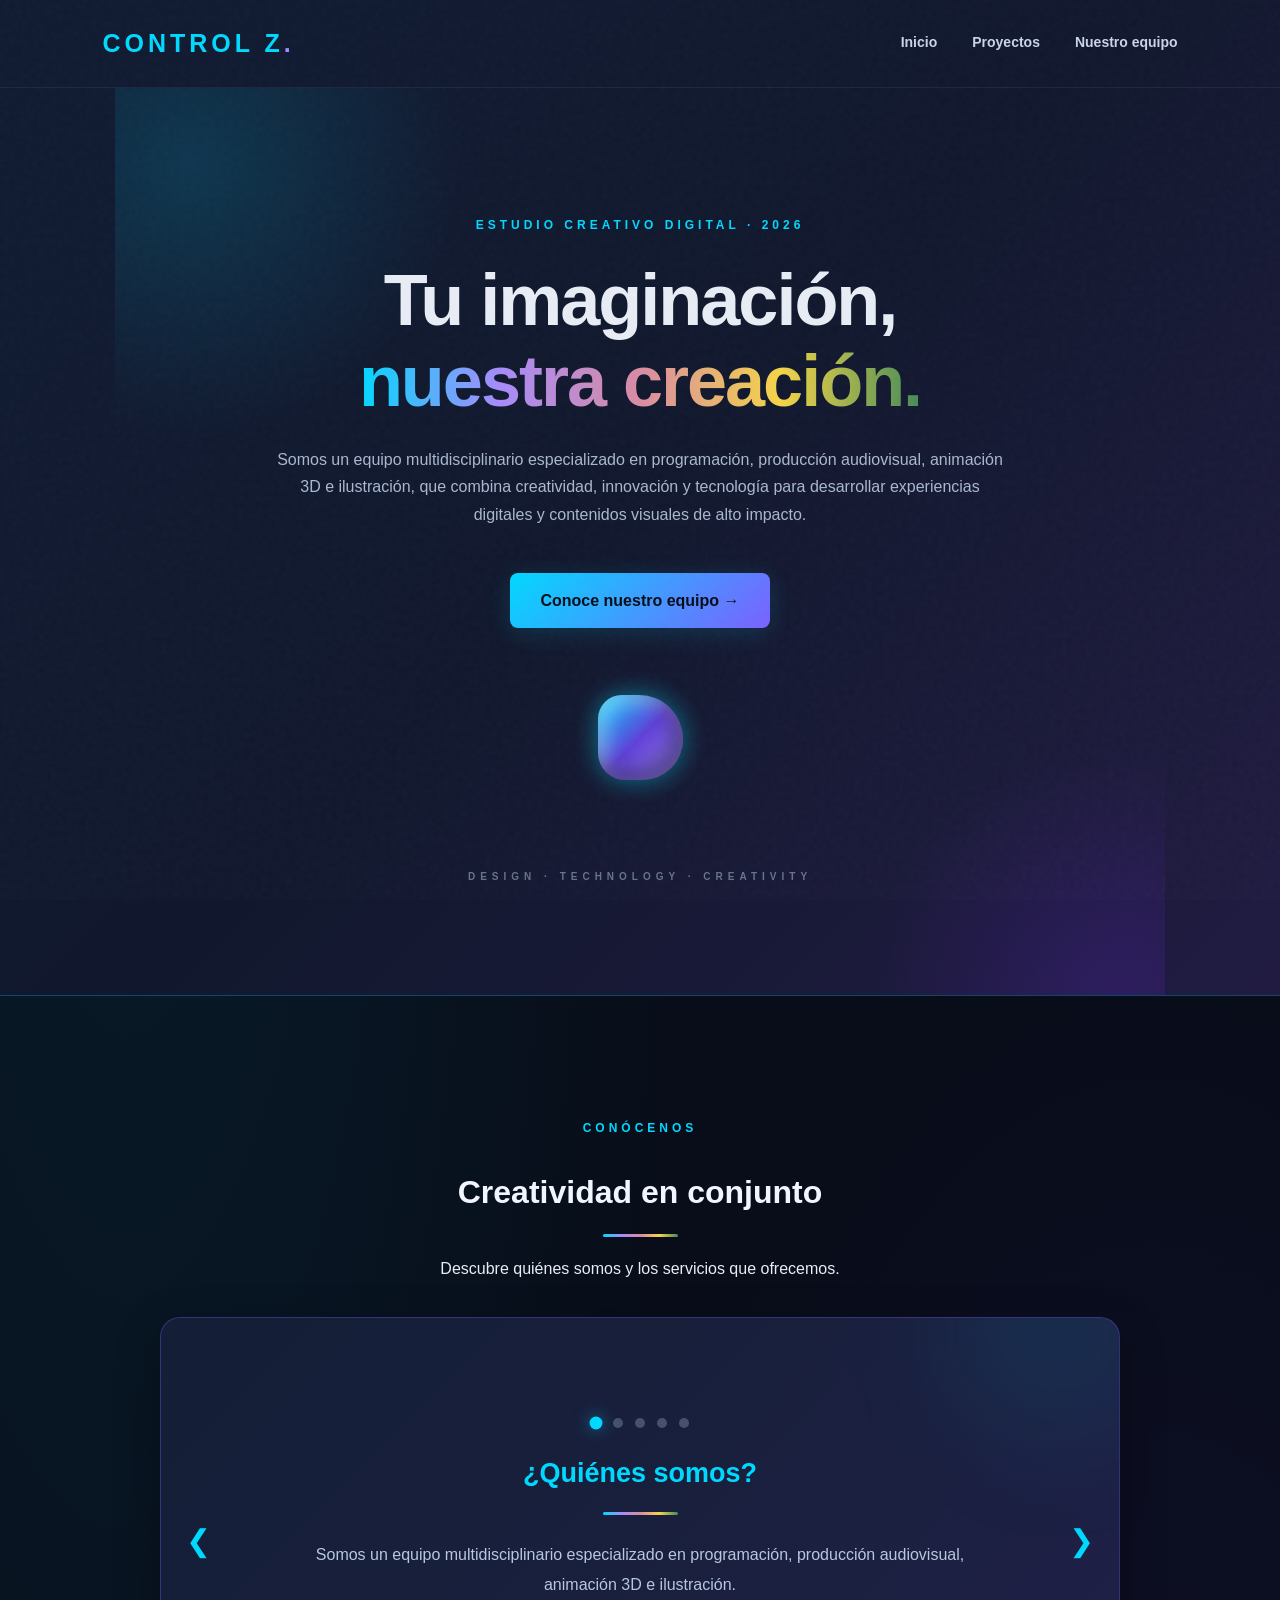
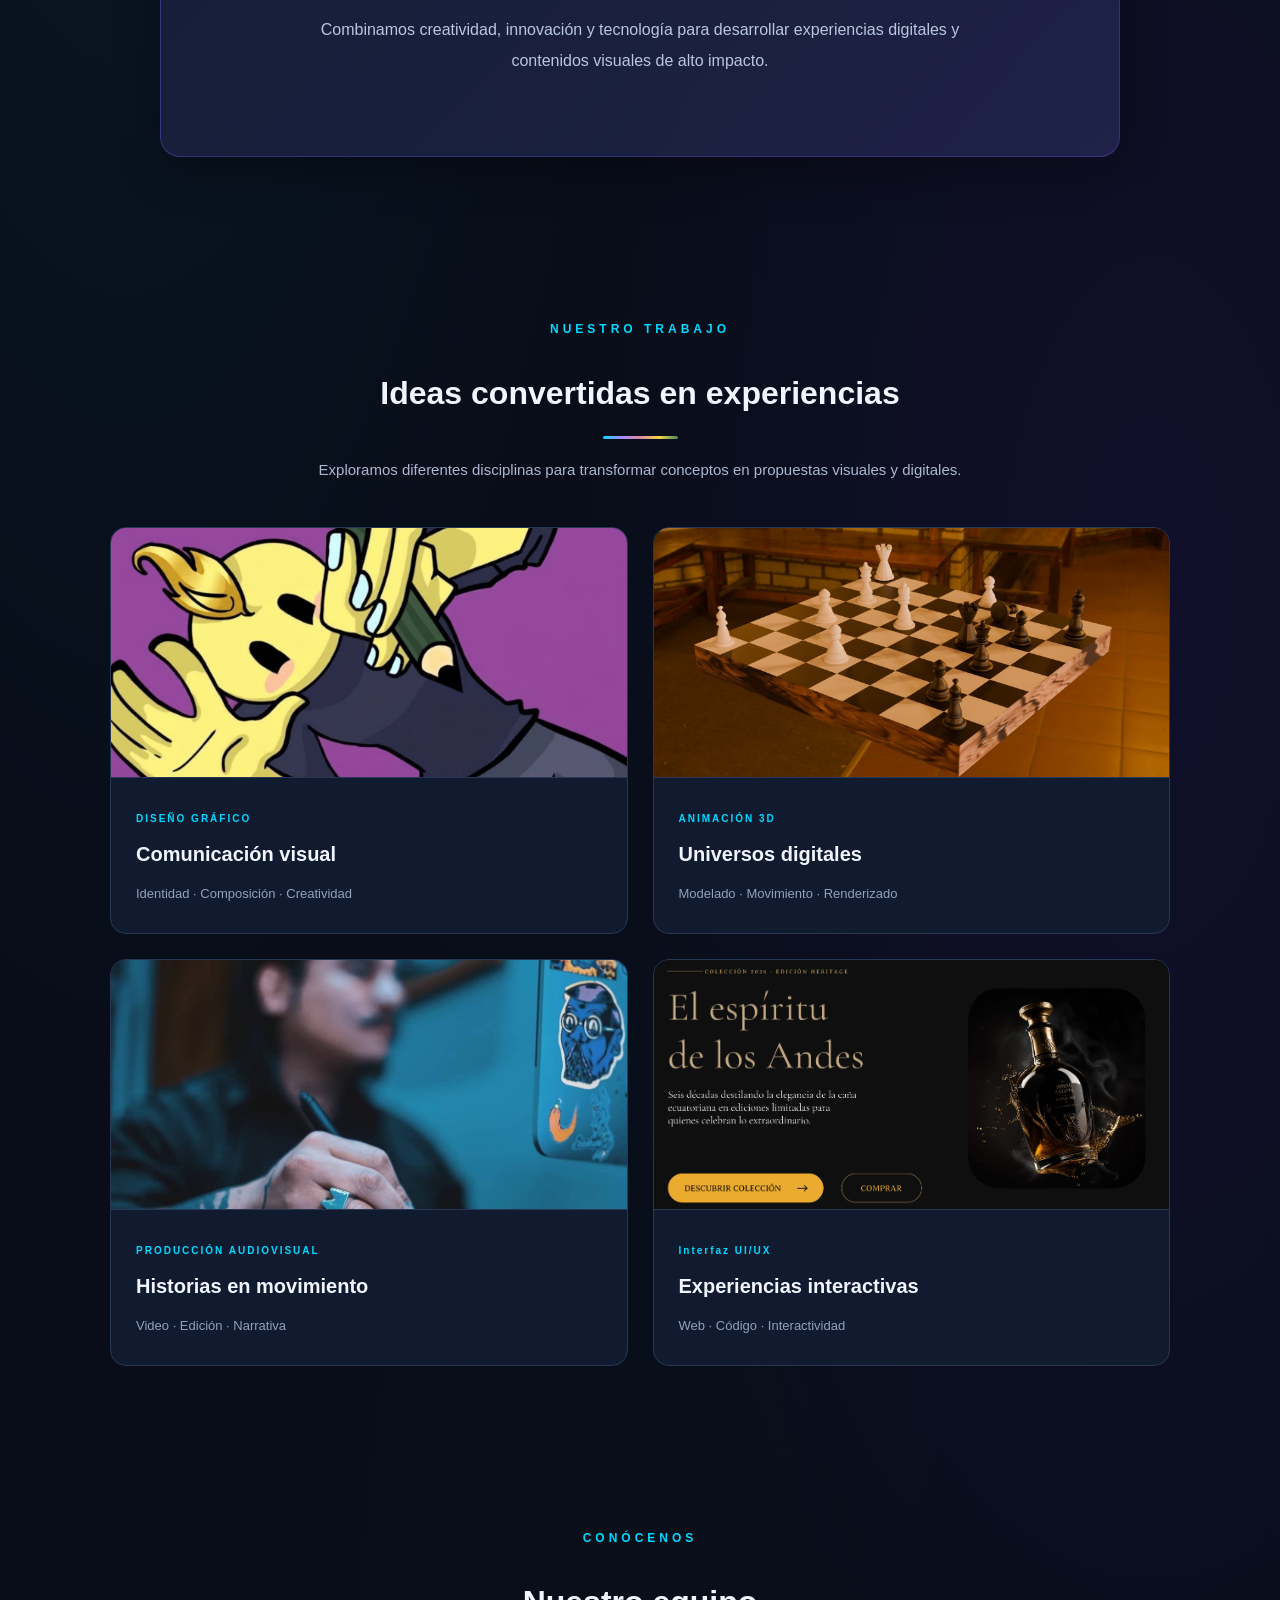
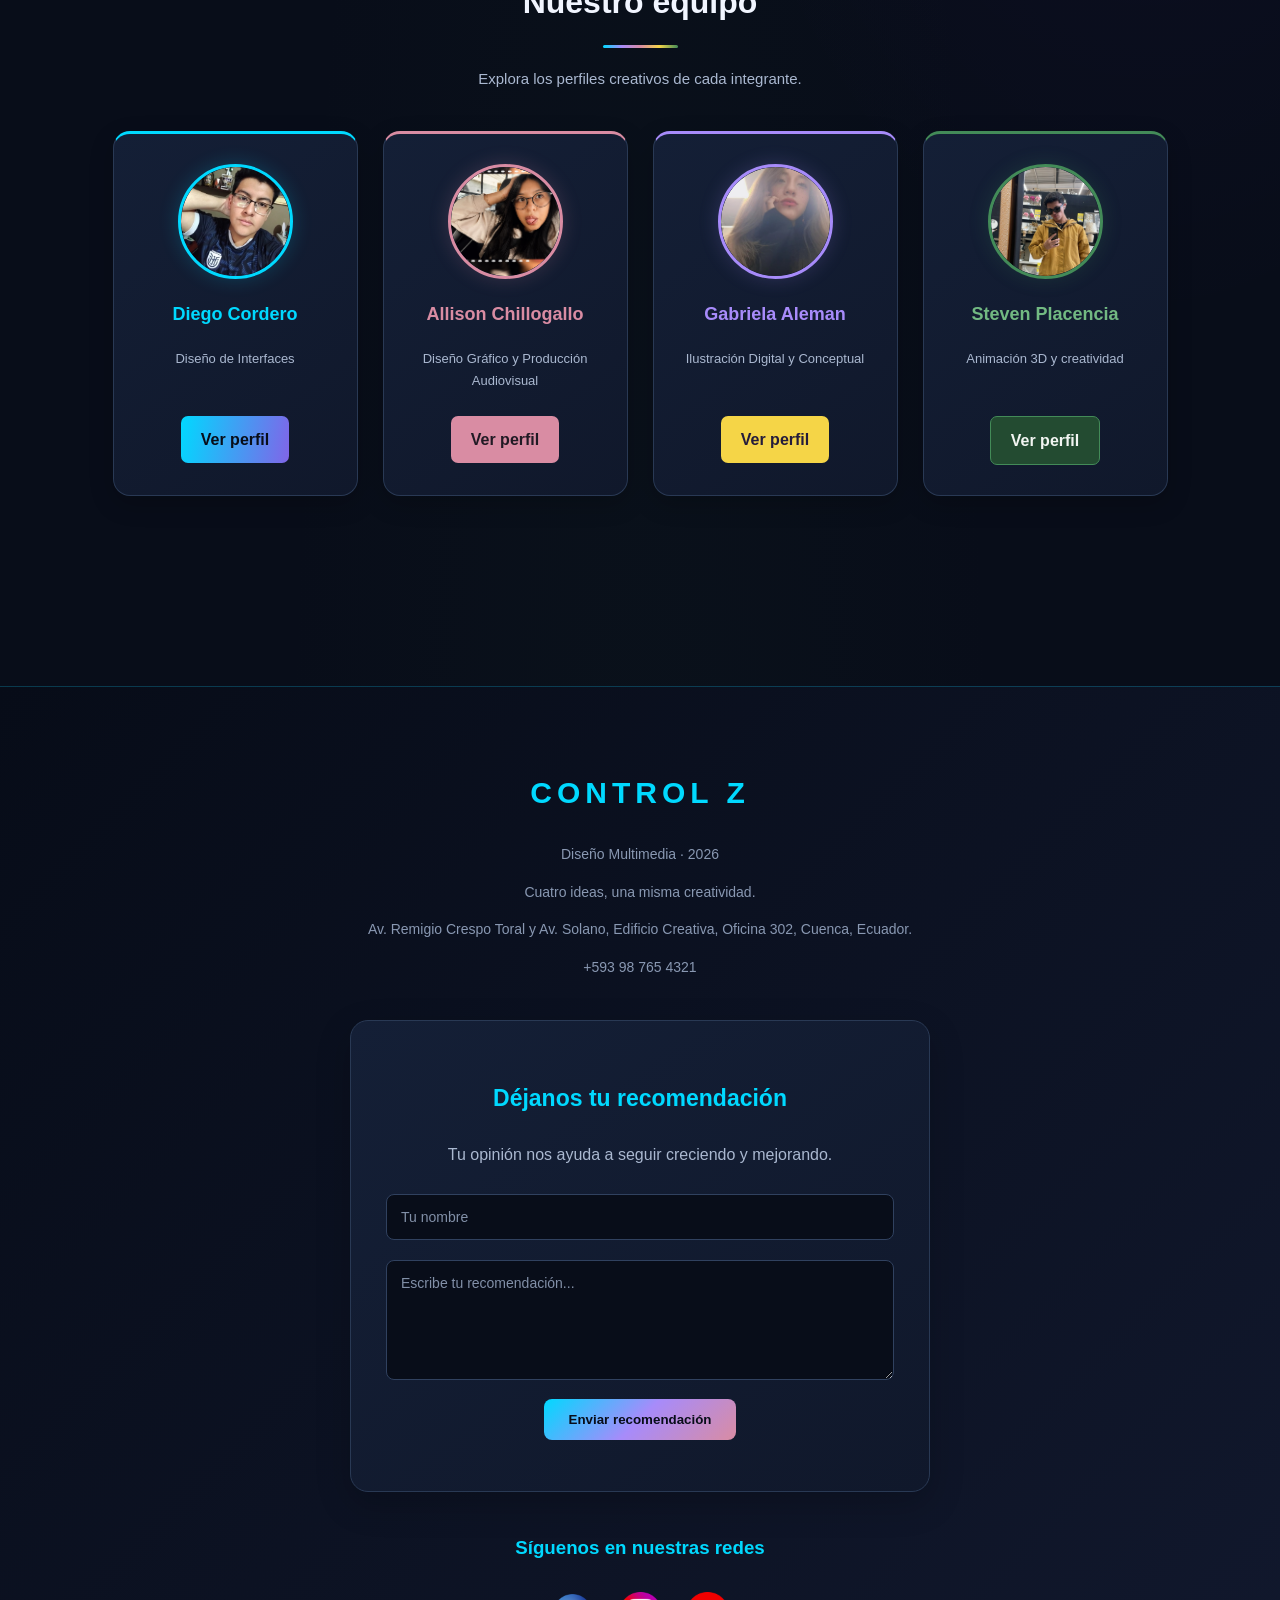
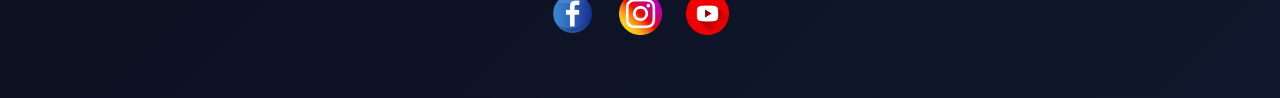
<file: index.html>
<!DOCTYPE html>
<html lang="es">

<head>
    <meta charset="UTF-8">
    <meta name="viewport" content="width=device-width, initial-scale=1.0">

    <title>Control Z | Diseño Multimedia</title>

    <link rel="stylesheet" href="estilos.css">
</head>

<body>

    <header>
        
        <nav>
            <h1>CONTROL Z<span class="punto">.</span></h1>
            <div class="menu">
                <a href="#inicio">Inicio</a>
                <a href="#proyectos">Proyectos</a>
                <a href="#equipo">Nuestro equipo</a>
            </div>
        </nav>


        
    <div class="portada" id="inicio">

        <p class="subtitulo">ESTUDIO CREATIVO DIGITAL · 2026</p>

        <h1>Tu imaginación,<br>
            <span class="texto-degradado">nuestra creación.</span>
        </h1>

        <p>
            Somos un equipo multidisciplinario especializado en programación,
            producción audiovisual, animación 3D e ilustración, que combina creatividad,
            innovación y tecnología para desarrollar experiencias digitales y contenidos
            visuales de alto impacto.
        </p>

        <a href="#equipo" class="boton">
            Conoce nuestro equipo →
        </a>

        <div class="elemento-3d">
            <div class="esfera"></div>
        </div>

        <p class="texto-portada-inferior">
            DESIGN · TECHNOLOGY · CREATIVITY
        </p>

    </div>

    </header>


    <main>

        <!-- CARRUSEL DE INFORMACIÓN -->

        <section class="presentacion">

            <div class="container">

                <p class="etiqueta">CONÓCENOS</p>

                <h2>Creatividad en conjunto</h2>

                <p>Descubre quiénes somos y los servicios que ofrecemos.</p>

                <div id="myCarousel" class="carousel">

                    <!-- Indicadores -->

                    <ol class="carousel-indicators">
                        <li class="active"></li>
                        <li></li>
                        <li></li>
                        <li></li>
                        <li></li>
                    </ol>

                    <!-- Diapositivas -->

                    <div class="carousel-inner">

                        <div class="item active">
                            <h2>¿Quiénes somos?</h2>

                            <p>
                                Somos un equipo multidisciplinario especializado en programación,
                                producción audiovisual, animación 3D e ilustración.
                            </p>

                            <p>
                                Combinamos creatividad, innovación y tecnología para desarrollar
                                experiencias digitales y contenidos visuales de alto impacto.
                            </p>
                        </div>


                        <div class="item">
                            <h2>¿A quiénes queremos llegar?</h2>

                            <p>
                                Nuestros servicios están dirigidos a empresas, instituciones,
                                emprendimientos, marcas, agencias y profesionales que buscan
                                soluciones creativas, tecnológicas y audiovisuales.
                            </p>

                            <p>
                                Buscamos fortalecer la comunicación y potenciar la imagen
                                de cada proyecto.
                            </p>
                        </div>


                        <div class="item">
                            <h2>Desarrollo tecnológico y soluciones digitales</h2>

                            <p>
                                Diseñamos y desarrollamos páginas web, aplicaciones,
                                plataformas interactivas y experiencias digitales a medida.
                            </p>

                            <p>
                                Integramos programación, diseño y tecnología para responder
                                a las necesidades de cada cliente.
                            </p>
                        </div>


                        <div class="item">
                            <h2>Producción audiovisual y animación 3D</h2>

                            <p>
                                Creamos contenidos audiovisuales mediante grabación,
                                edición, postproducción, modelado y animación 3D.
                            </p>

                            <p>
                                Transformamos ideas en historias visuales atractivas,
                                dinámicas e impactantes.
                            </p>
                        </div>


                        <div class="item">
                            <h2>Diseño creativo e ilustración</h2>

                            <p>
                                Desarrollamos propuestas gráficas e ilustraciones originales
                                que comunican ideas y transmiten emociones.
                            </p>

                            <p>
                                Combinamos creatividad, arte y diseño para generar
                                piezas visuales únicas.
                            </p>
                        </div>

                    </div>

                    <!-- Flechas -->

                    <a class="prev" onclick="cambiarSlide(-1)">&#10094;</a>

                    <a class="next" onclick="cambiarSlide(1)">&#10095;</a>

                </div>

            </div>

        </section>


     <!-- PROYECTOS DESTACADOS -->

        <section class="proyectos" id="proyectos">

            <p class="etiqueta">NUESTRO TRABAJO</p>

            <h2>Ideas convertidas en experiencias</h2>

            <p class="descripcion">
                Exploramos diferentes disciplinas para transformar conceptos
                en propuestas visuales y digitales.
            </p>

            <div class="galeria">

                
                <article class="proyecto-card">

                    <div class="proyecto-visual">
                        <img src="imagenes/arte.jpeg"
                            alt="Proyecto de diseño gráfico">
                    </div>

                    <div class="proyecto-info">
                        <p>DISEÑO GRÁFICO</p>
                        <h3>Comunicación visual</h3>
                        <span>Identidad · Composición · Creatividad</span>
                    </div>

                </article>

                <article class="proyecto-card">

                    <div class="proyecto-visual visual-2">
                        <img src="imagenes/ajedrez.jpeg"
                            alt="Proyecto de modelado 3D">
                    </div>

                    <div class="proyecto-info">
                        <p>ANIMACIÓN 3D</p>
                        <h3>Universos digitales</h3>
                        <span>Modelado · Movimiento · Renderizado</span>
                    </div>

                </article>

                <article class="proyecto-card">

                    <div class="proyecto-visual visual-3">
                        <img src="imagenes/donchoto.jpeg"
                            alt="Produccion audiovisual">
                    </div>

                    <div class="proyecto-info">
                        <p>PRODUCCIÓN AUDIOVISUAL</p>
                        <h3>Historias en movimiento</h3>
                        <span>Video · Edición · Narrativa</span>
                    </div>

                </article>

                <article class="proyecto-card">

                    <div class="proyecto-visual visual 4">
                        <img src="imagenes/Zhumir.png"
                            alt="Proyecto de diseño gráfico">
                    </div>

                    <div class="proyecto-info">
                        <p>Interfaz UI/UX</p>
                        <h3>Experiencias interactivas</h3>
                        <span>Web · Código · Interactividad</span>
                    </div>

                </article>

            </div>

        </section>

        <!-- SECCIÓN DEL EQUIPO -->

        <section class="equipo" id="equipo">

            <p class="etiqueta">CONÓCENOS</p>

            <h2>Nuestro equipo</h2>

            <p class="descripcion">
                Explora los perfiles creativos de cada integrante.
            </p>

            <div class="tarjetas">

                <article class="tarjeta">

                    <div class="foto">
                        <img src="imagenes/diego.jpg" alt="Foto de Diego">
                    </div>

                    <h3>Diego Cordero</h3>

                    <p>Diseño de Interfaces</p>

                    <a href="integrantes/diego/index.html">
                        Ver perfil
                    </a>

                </article>


                <article class="tarjeta">

                    <div class="foto">
                        <img src="imagenes/alli.jpeg" alt="Foto de Allison">
                    </div>

                    <h3>Allison Chillogallo</h3>

                    <p>Diseño Gráfico y Producción Audiovisual</p>

                    <a href="integrantes/allison/index.html">
                        Ver perfil
                    </a>

                </article>


                <article class="tarjeta">

                    <div class="foto">
                        <img src="imagenes/gaby.jpeg" alt="Foto de Gabriela">
                    </div>

                    <h3>Gabriela Aleman</h3>

                    <p>Ilustración Digital y Conceptual</p>

                    <a href="https://gabrielaaleman3am-ai.github.io/paginagabriela/">
                        Ver perfil
                    </a>

                </article>


                <article class="tarjeta">

                    <div class="foto">
                        <img src="imagenes/steven.jpeg" alt="Foto de Steven">
                    </div>

                    <h3>Steven Placencia</h3>

                    <p>Animación 3D y creatividad</p>

                    <a href="https://stevennicolas200.github.io/stevenpagina/">
                        Ver perfil
                    </a>

                </article>

            </div>

        </section>

    </main>


    
<footer>

    <h2>CONTROL Z</h2>

    <p>Diseño Multimedia · 2026</p>

    <p>Cuatro ideas, una misma creatividad.</p>

    <p>
        Av. Remigio Crespo Toral y Av. Solano,
        Edificio Creativa, Oficina 302, Cuenca, Ecuador.
    </p>

    <p>+593 98 765 4321</p>


    <!-- FORMULARIO DE RECOMENDACIONES -->

    <div class="recomendaciones">

        <h3>Déjanos tu recomendación</h3>

        <p>
            Tu opinión nos ayuda a seguir creciendo y mejorando.
        </p>

        <form id="formulario">

            <input type="text" placeholder="Tu nombre" required>

            <textarea placeholder="Escribe tu recomendación..."
                rows="4" required></textarea>

            <button type="submit">Enviar recomendación</button>

        </form>

        <p id="mensaje"></p>

    </div>


    <!-- REDES SOCIALES -->

    <div class="redes">

        <h3>Síguenos en nuestras redes</h3>

        <a href="https://www.facebook.com/"
            target="_blank">
            <img src="imagenes/facebook.png" alt="Facebook">
        </a>

        <a href="https://www.instagram.com/"
            target="_blank">
            <img src="imagenes/instagram.png" alt="Instagram">
        </a>

        <a href="https://www.youtube.com/"
            target="_blank">
            <img src="imagenes/youtube.png" alt="LinkedIn">
        </a>

    </div>

</footer>


    <script src="carrusel.js"></script>
    <script src="animaciones.js"></script>

</body>
</html>
</file>
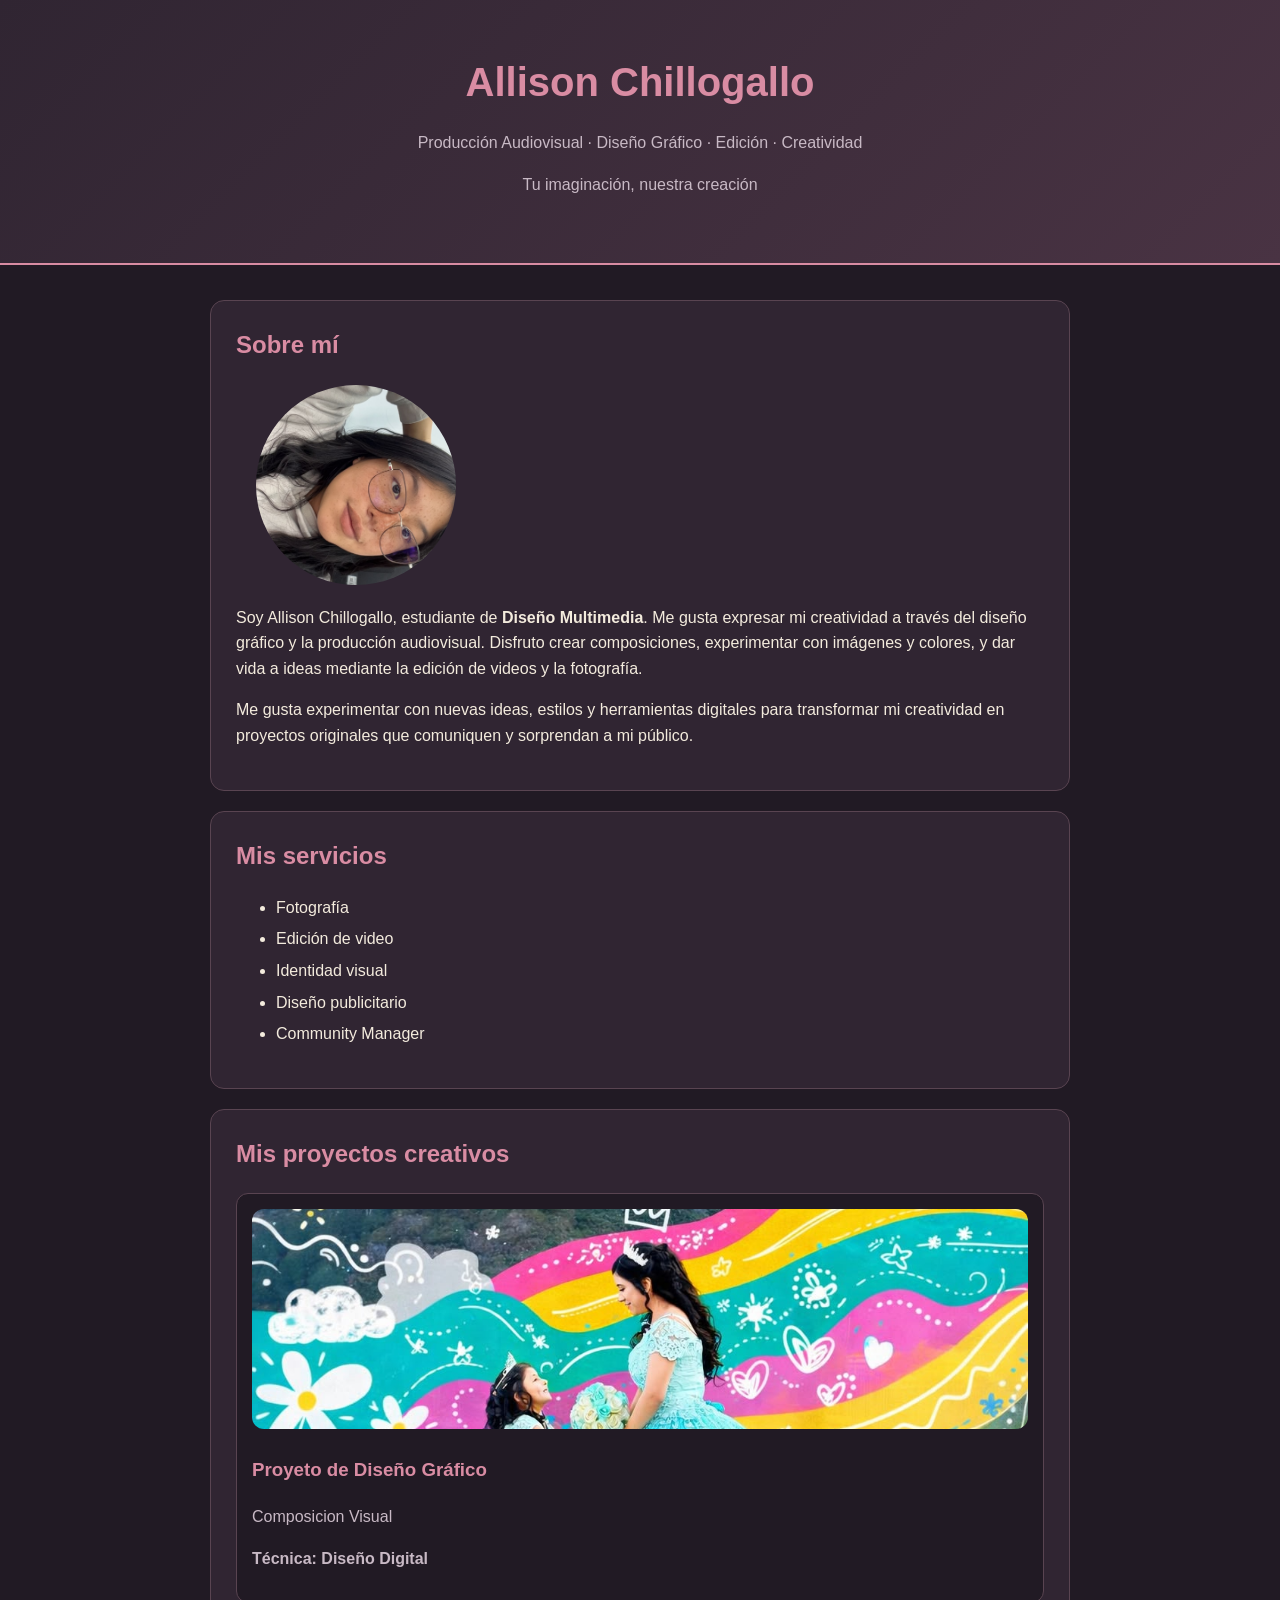
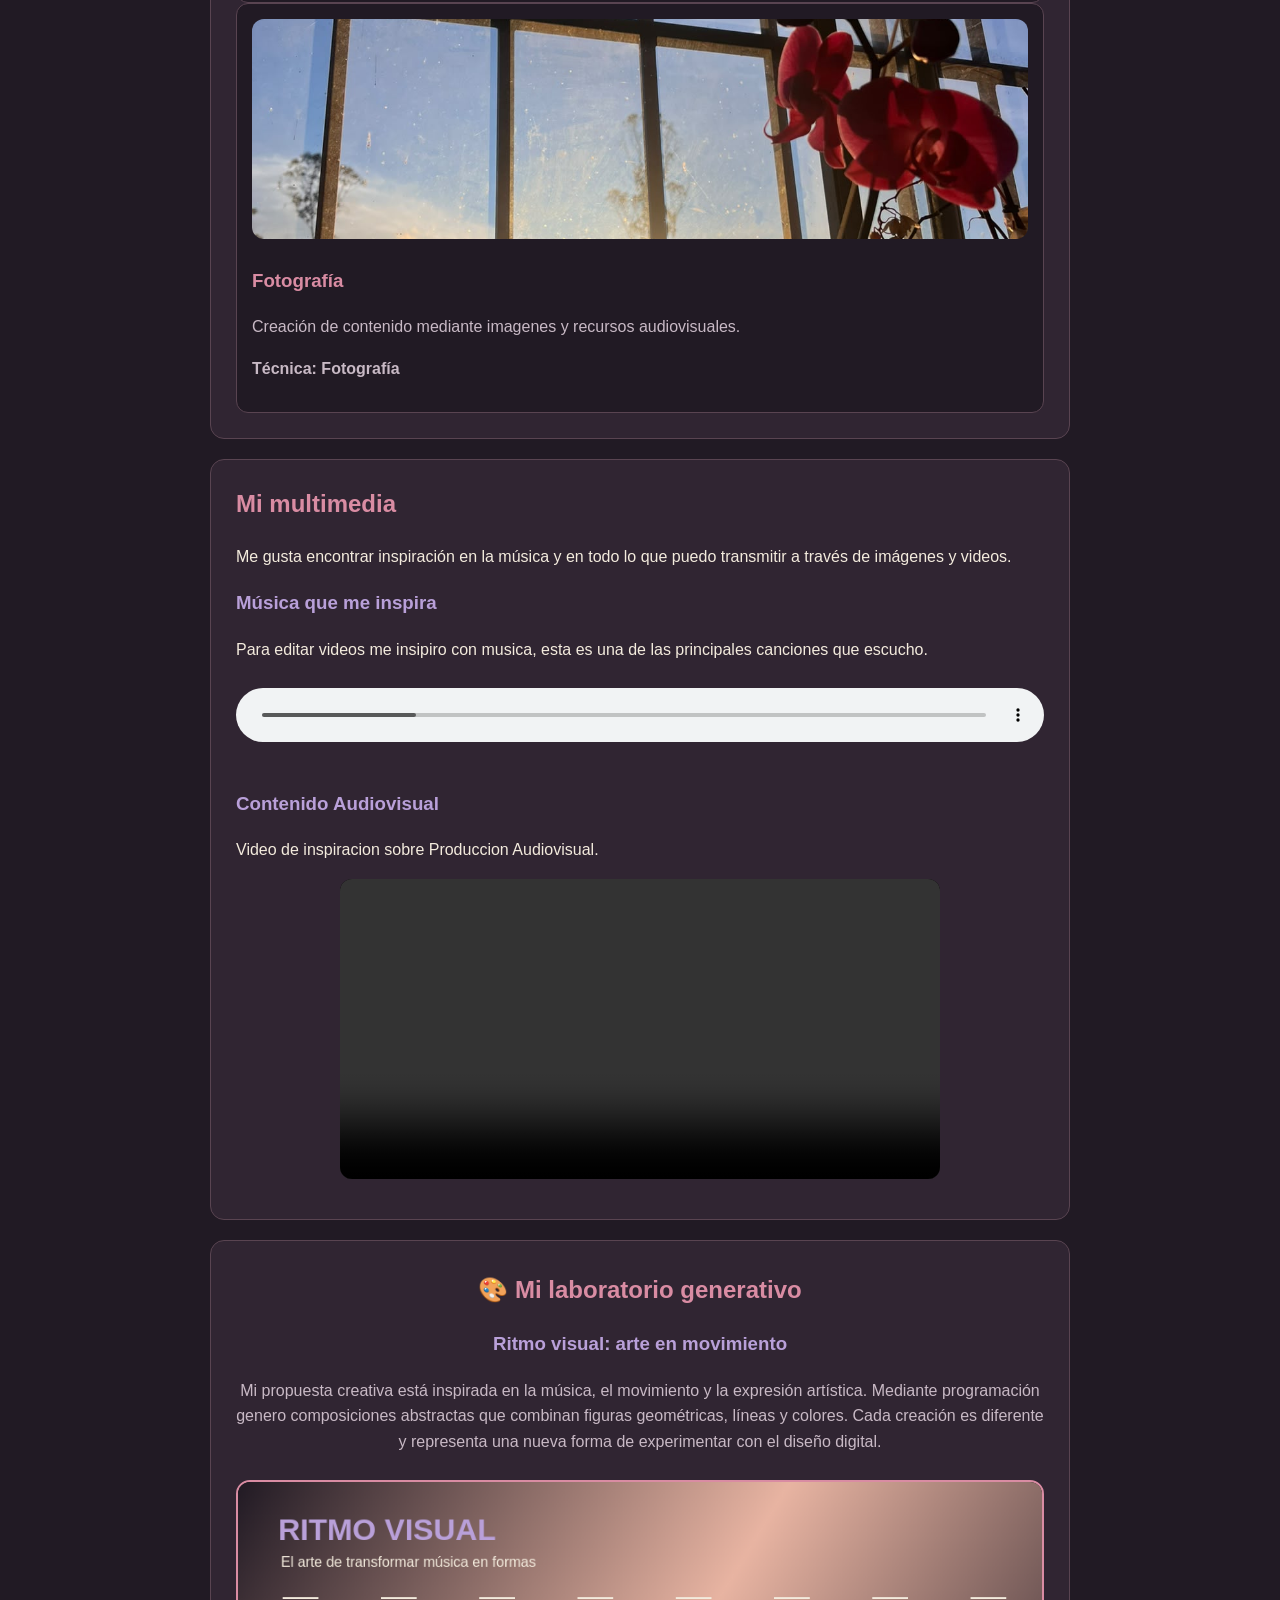
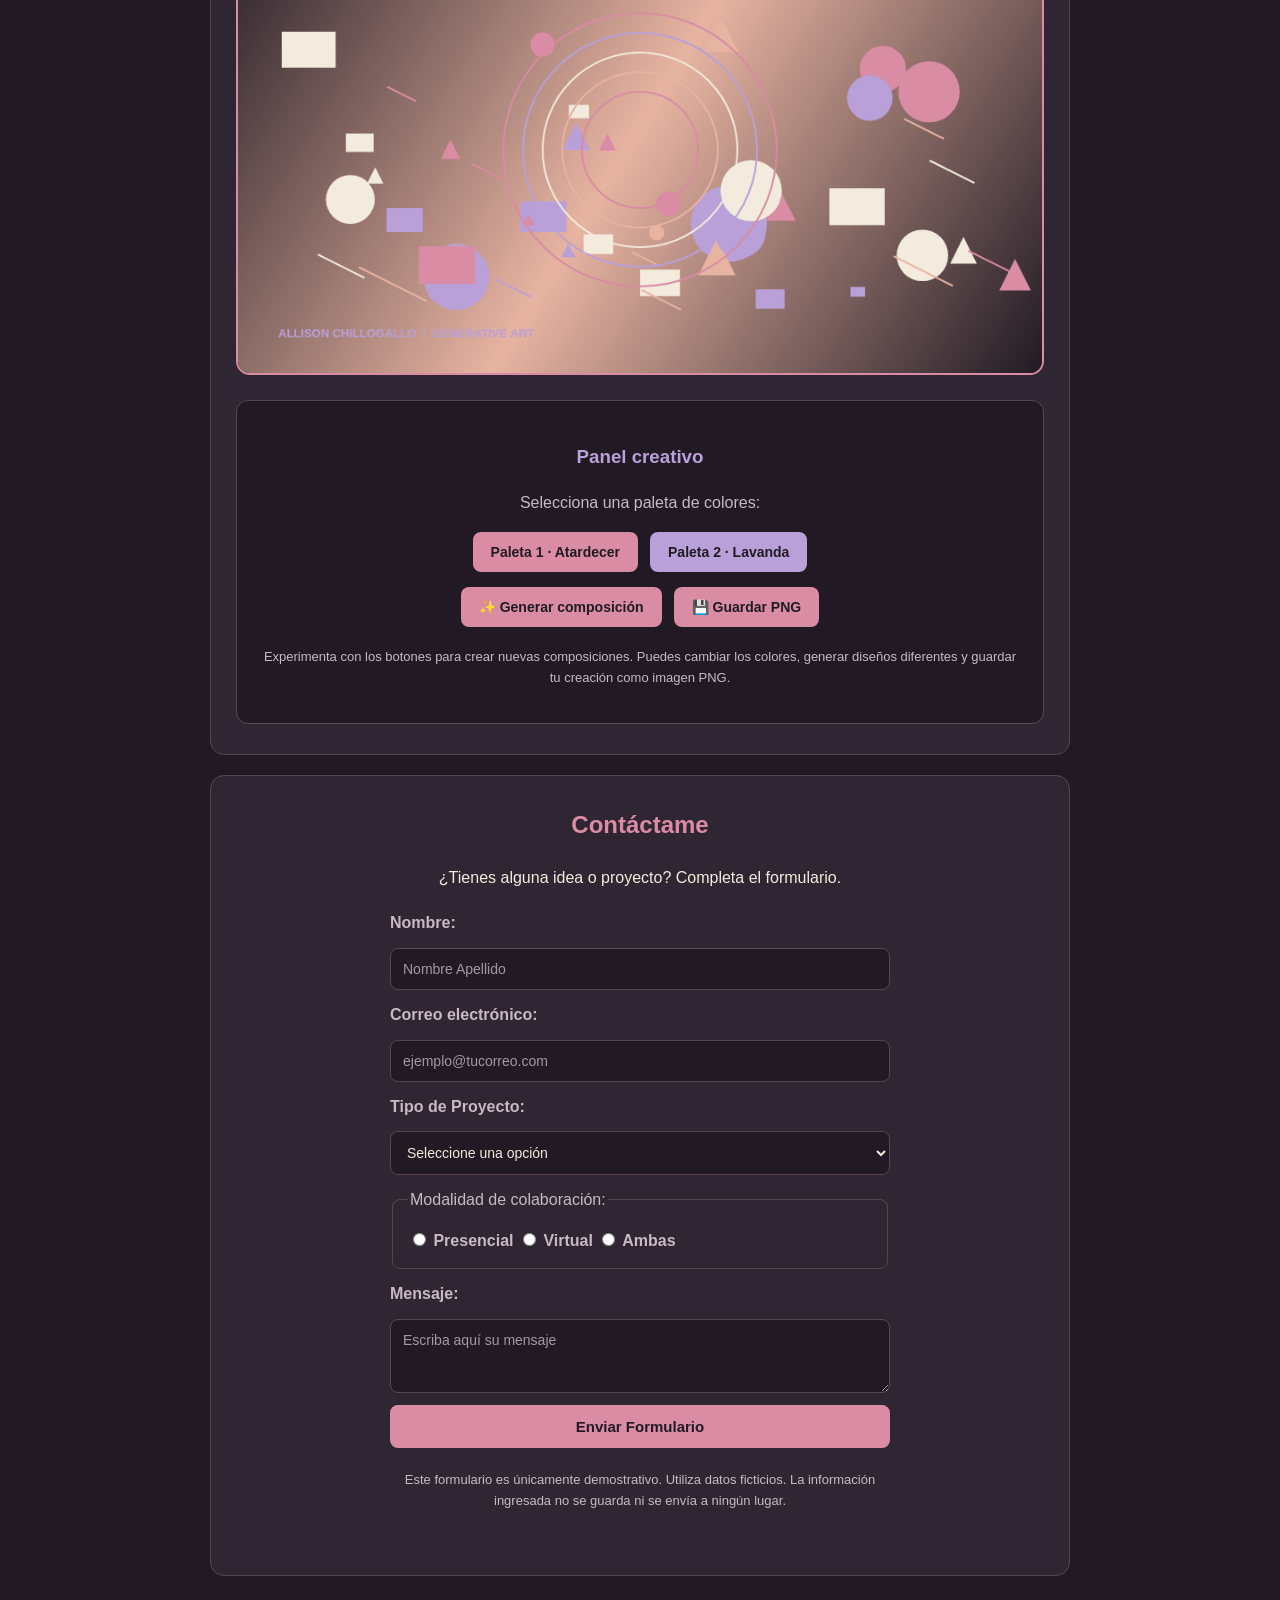
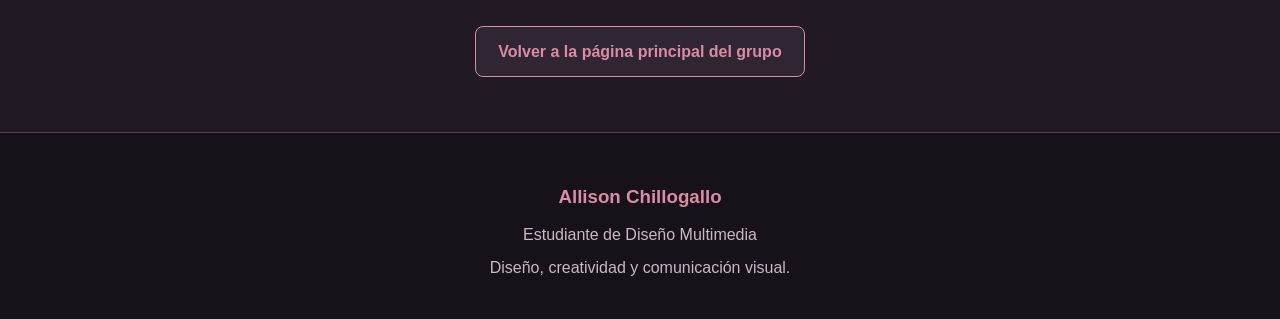
<file: integrantes/allison/index.html>
<!DOCTYPE html>
<html lang="es">

<head>
    <meta charset="UTF-8">
    <meta name="viewport"
          content="width=device-width, initial-scale=1.0">
    <title>Perfil de Allison</title>
    <link rel="stylesheet" href="estilos.css">
</head>

<body>

    <header id="inicio">
        <h1>Allison Chillogallo</h1>
        <p>Producción Audiovisual · Diseño Gráfico · Edición · Creatividad</p>
        <p>Tu imaginación, nuestra creación</p>
    </header>

    <main>

        <section>
            <h2>Sobre mí</h2>
            <img src="imagenes/alli.jpeg"
            alt="Fotografía de Allison Chillogallo">

            <p>
                Soy Allison Chillogallo, estudiante de 
                <strong>Diseño Multimedia</strong>.
                Me gusta expresar mi creatividad a través del 
                diseño gráfico y la producción audiovisual.
                Disfruto crear composiciones, experimentar con 
                imágenes y colores, y dar vida a ideas mediante 
                la edición de videos y la fotografía.
            </p>

            <p>
                Me gusta experimentar con nuevas ideas, estilos 
                y herramientas digitales para transformar mi 
                creatividad en proyectos originales que comuniquen 
                y sorprendan a mi público.
            </p>

        </section>

        <section>
            <h2>Mis servicios</h2>
            <ul>
                <li>Fotografía</li>
                <li>Edición de video</li>
                <li>Identidad visual</li>
                <li>Diseño publicitario</li>
                <li>Community Manager</li>
            </ul>
        </section>

        <section id="MisProyectos">
            <h2>Mis proyectos creativos</h2>

            <div class="proyectos">
                <figure>
                    <img src="imagenes/diseño 1.jpeg"
                    alt="Proyeto de Diseño Gráfico">
                    
                    <figcaption>
                        <h3>Proyeto de Diseño Gráfico</h3>
                        <p>Composicion Visual</p>
                        <p><strong>Técnica: Diseño Digital</strong></p>
                    </figcaption>

                </figure>
                    
                <figure>
                    <img src="imagenes/fotografia.jpeg"
                    alt="Fotografía">
                    
                    <figcaption>
                        <h3>Fotografía</h3>
                        <p>
                            Creación de contenido mediante imagenes
                            y recursos audiovisuales.
                        </p>
                        <p><strong>Técnica: Fotografía</strong></p>
                    </figcaption>
                </figure>

            </div>

        </section>

        <section id="audio-video">
            <h2>Mi multimedia</h2>

            <p>
                Me gusta encontrar inspiración en la música y en 
                todo lo que puedo transmitir a través de imágenes 
                y videos.
            </p>

            <h3>Música que me inspira</h3>

            <p>
                Para editar videos me insipiro con musica, esta es
                una de las principales canciones que escucho.
            </p>

            <audio controls>
                <source src="audio/audio.mp3"
                type="audio/mpeg">
                Tu navegador no puede reproducir este audio.
            </audio>

            <h3>Contenido Audiovisual</h3>

            <p>
                Video de inspiracion sobre Produccion Audiovisual.
            </p>

            <video controls>
                <source src="video/produ.mp4"
                type="video/mp4">
                Tu navegador no puede reproducir este video.
            </video>
        </section>

        
        <!-- LABORATORIO GENERATIVO -->
        <section id="laboratorio">

            <h2>🎨 Mi laboratorio generativo</h2>

            <h3>Ritmo visual: arte en movimiento</h3>

            <p>
                Mi propuesta creativa está inspirada en la música,
                el movimiento y la expresión artística. Mediante
                programación genero composiciones abstractas que
                combinan figuras geométricas, líneas y colores.
                Cada creación es diferente y representa una nueva
                forma de experimentar con el diseño digital.
            </p>

            <div class="canvas-contenedor">

                <canvas id="miCanvas" width="900" height="550">
                    Tu navegador no soporta Canvas.
                </canvas>

            </div>

            <div class="panel-creativo">

                <h3>Panel creativo</h3>

                <p>Selecciona una paleta de colores:</p>

                <div class="botones-paleta">

                    <button id="paleta1" type="button">
                        Paleta 1 · Atardecer
                    </button>

                    <button id="paleta2" type="button">
                        Paleta 2 · Lavanda
                    </button>

                </div>

                <div class="botones-generador">

                    <button id="generar" type="button">
                        ✨ Generar composición
                    </button>

                    <button id="guardar" type="button">
                        💾 Guardar PNG
                    </button>

                </div>

                <p class="instrucciones-canvas">
                    Experimenta con los botones para crear nuevas
                    composiciones. Puedes cambiar los colores,
                    generar diseños diferentes y guardar tu
                    creación como imagen PNG.
                </p>

            </div>

        </section>

        <section id="formulario">

            <h2>Contáctame</h2>

            <p>
                ¿Tienes alguna idea o proyecto?
                Completa el formulario.
            </p>

            <form>

                <label for="nombre">Nombre:</label>

                <input
                type="text"
                id="nombre"
                name="nombre"
                placeholder="Nombre Apellido"
                required>

                <label for="correo">Correo electrónico:</label>

                <input
                type="email"
                id="correo"
                name="correo"
                placeholder="ejemplo@tucorreo.com"
                required>

                <label for="tipo">Tipo de Proyecto:</label>

                <select id="tipo" name="tipo" required>
                    <option value="">Seleccione una opción</option>
                    <option value="diseno">Diseño Grádico</option>
                    <option value="fotografía">Fotografía</option>
                    <option value="video">Producción Audiovisual</option>
                    <option value="edicion">Edición de video</option>
                    <option value="branding">Branding</option>
                    <option value="">Otro</option>
                </select>

                <fieldset>

                    <legend>Modalidad de colaboración:</legend>

                    <label>
                        <input type="radio"
                            id="presencial"
                            name="modalidad"
                            value="presencial"
                            required>
                        Presencial
                    </label>

                    <label>
                        <input type="radio"
                            id="virtual"
                            name="modalidad"
                            value="virtual">
                        Virtual
                    </label>

                    <label>
                        <input type="radio"
                            id="ambas"
                            name="modalidad"
                            value="ambas">
                        Ambas
                    </label>

                </fieldset>

                <label for="mensaje">Mensaje:</label>

                <textarea id="mensaje"
                    name="mensaje"
                    placeholder="Escriba aquí su mensaje"
                    rows="3"
                    required></textarea>

                <button type="submit">
                    Enviar Formulario
                </button>

                <p class="aviso-formulario">
                    Este formulario es únicamente demostrativo.
                    Utiliza datos ficticios. La información
                    ingresada no se guarda ni se envía a ningún lugar.
                </p>

            </form>

        </section>

    </main>

    <section class="regresarMain">
        <a href="../../index.html">
            Volver a la página principal del grupo
        </a>

    </section>
    
    <footer>
        <h3>Allison Chillogallo</h3>

        <p>Estudiante de Diseño Multimedia</p>

        <p>Diseño, creatividad y comunicación visual.</p>

    </footer>

    <script src="canvas.js"></script>

</body>
</html>
</file>
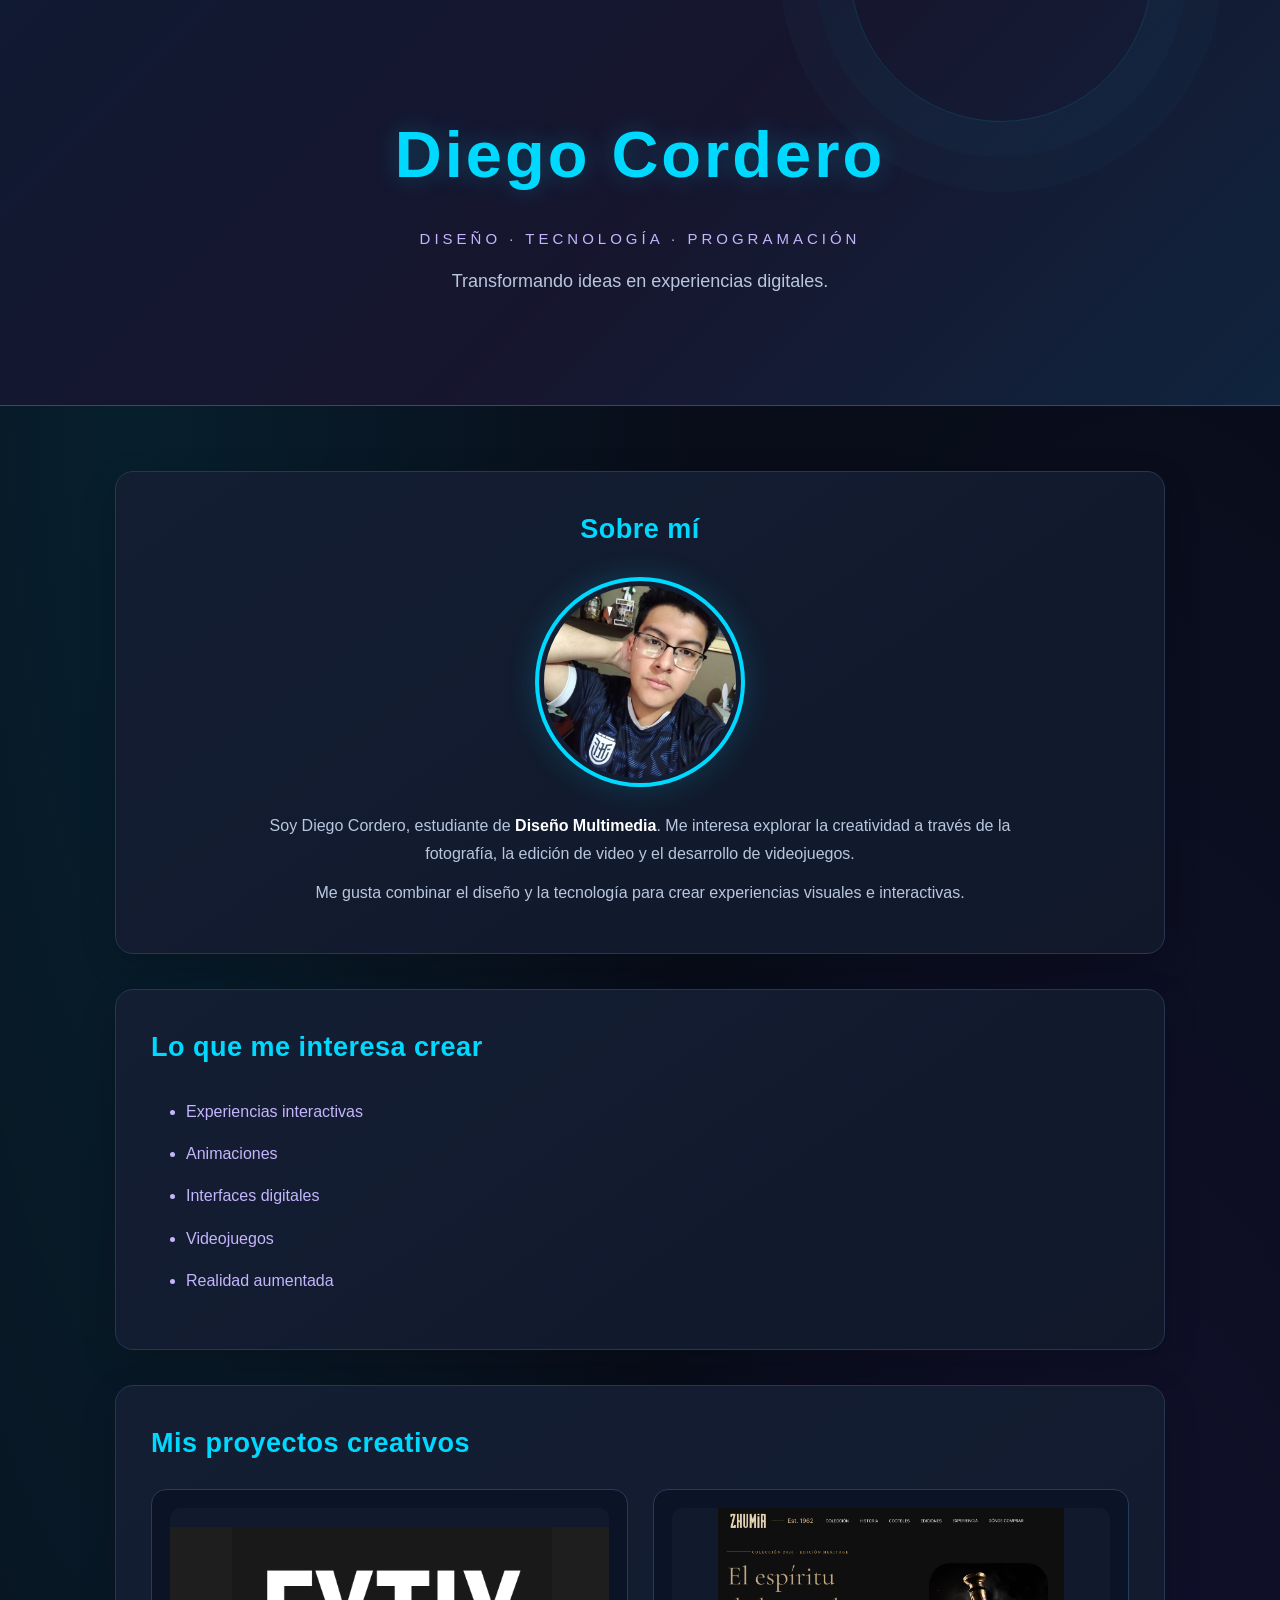
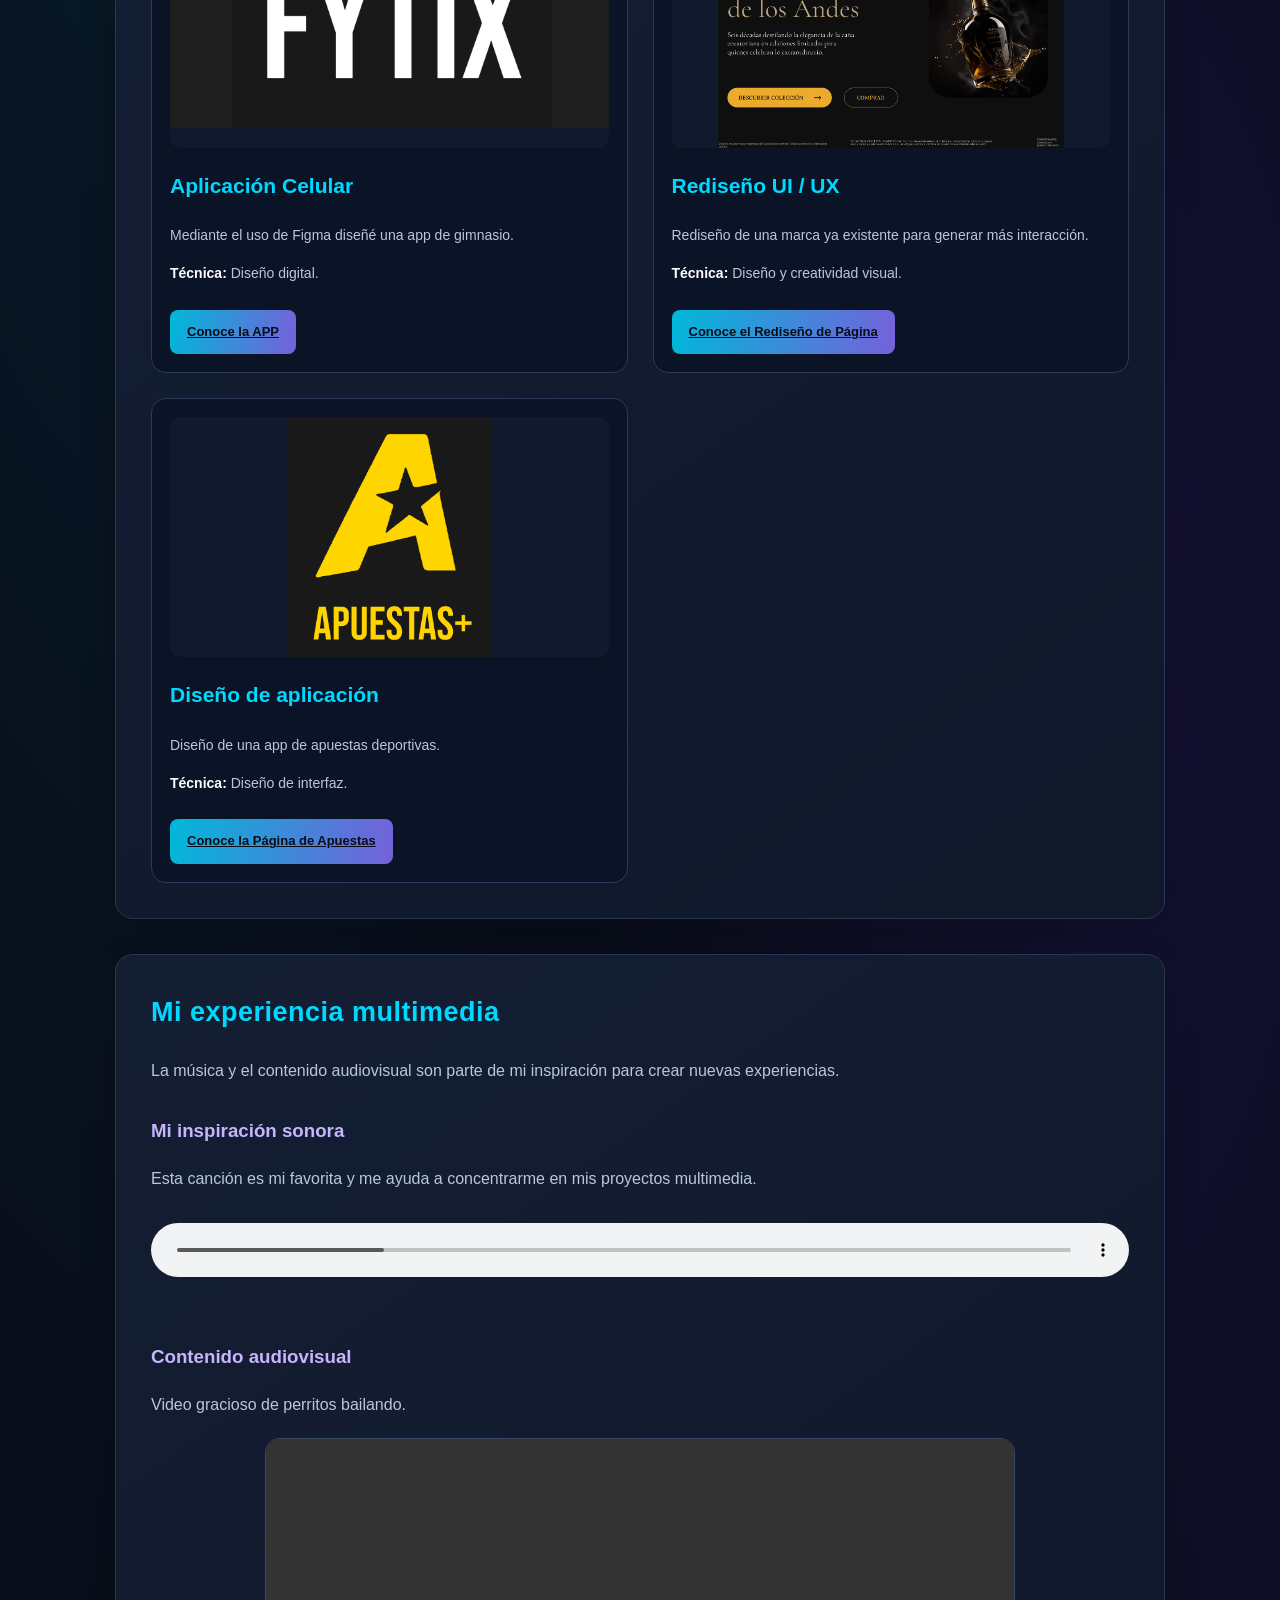
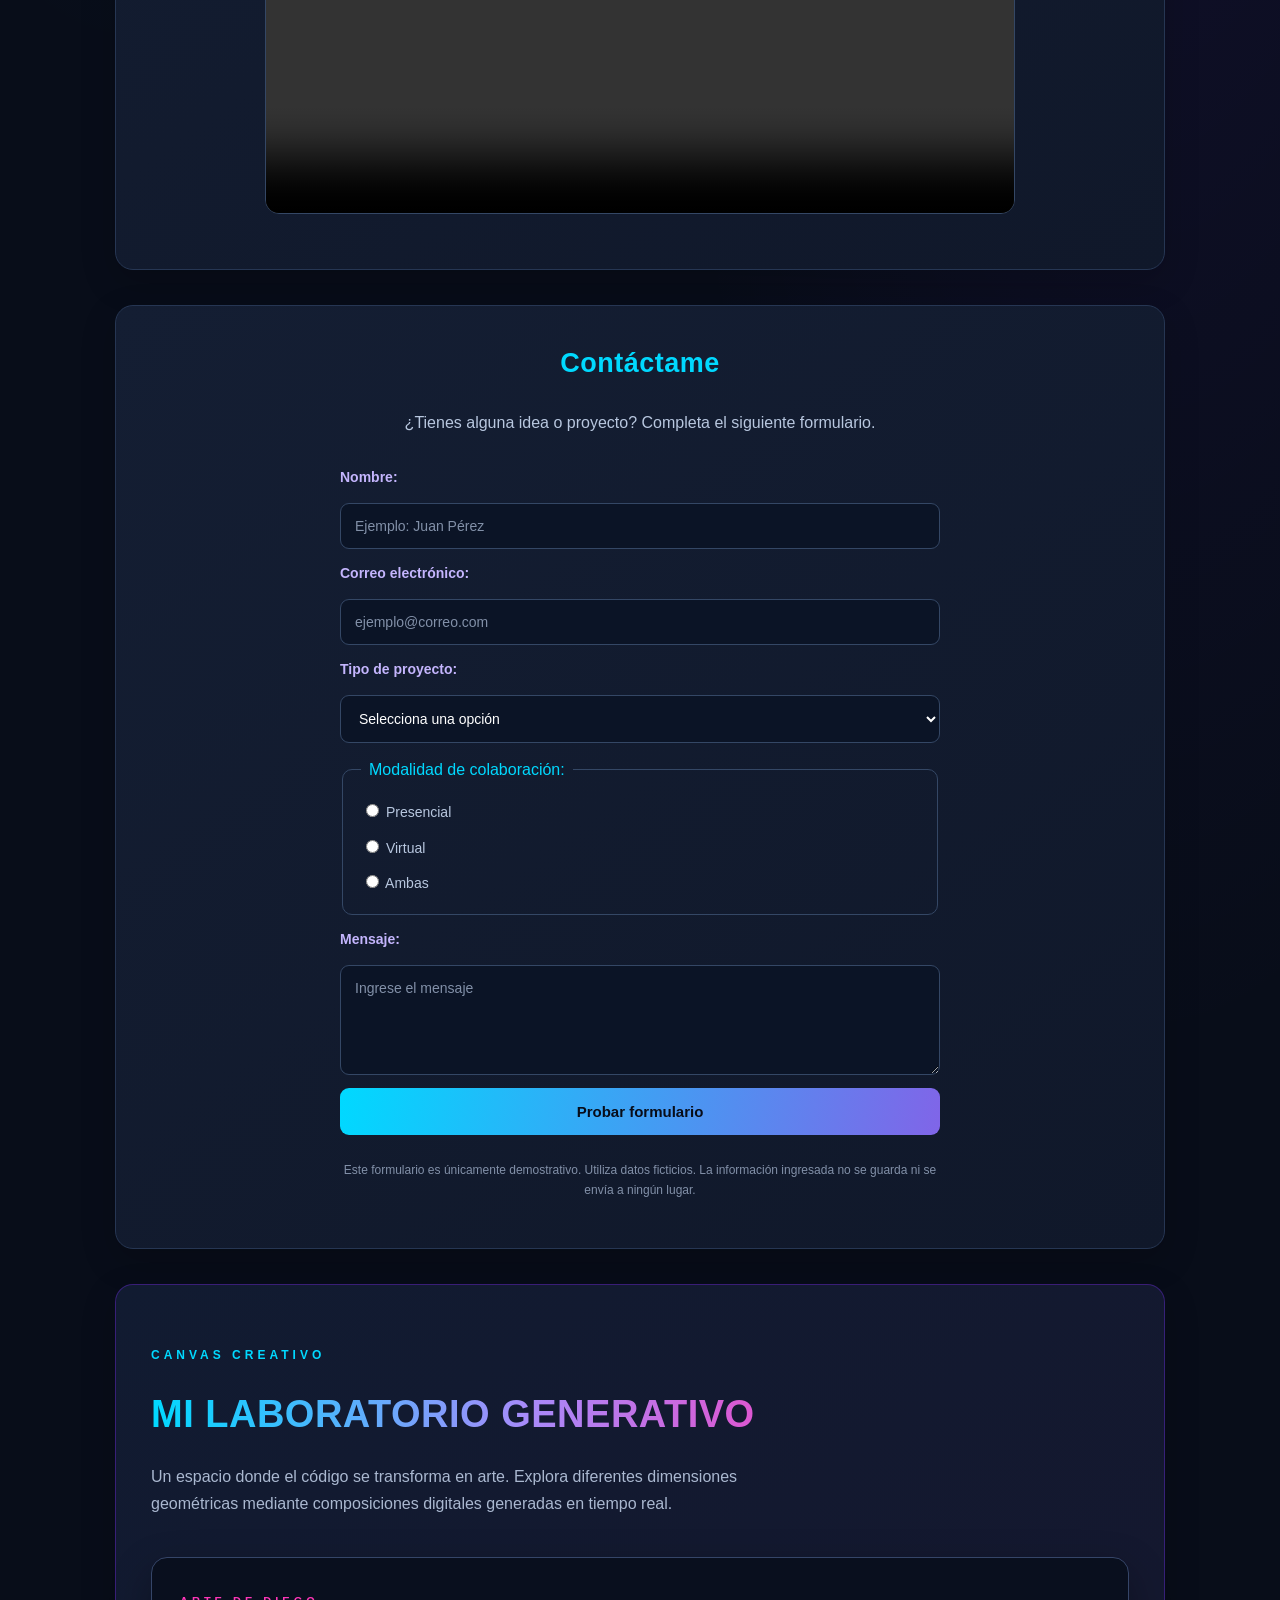
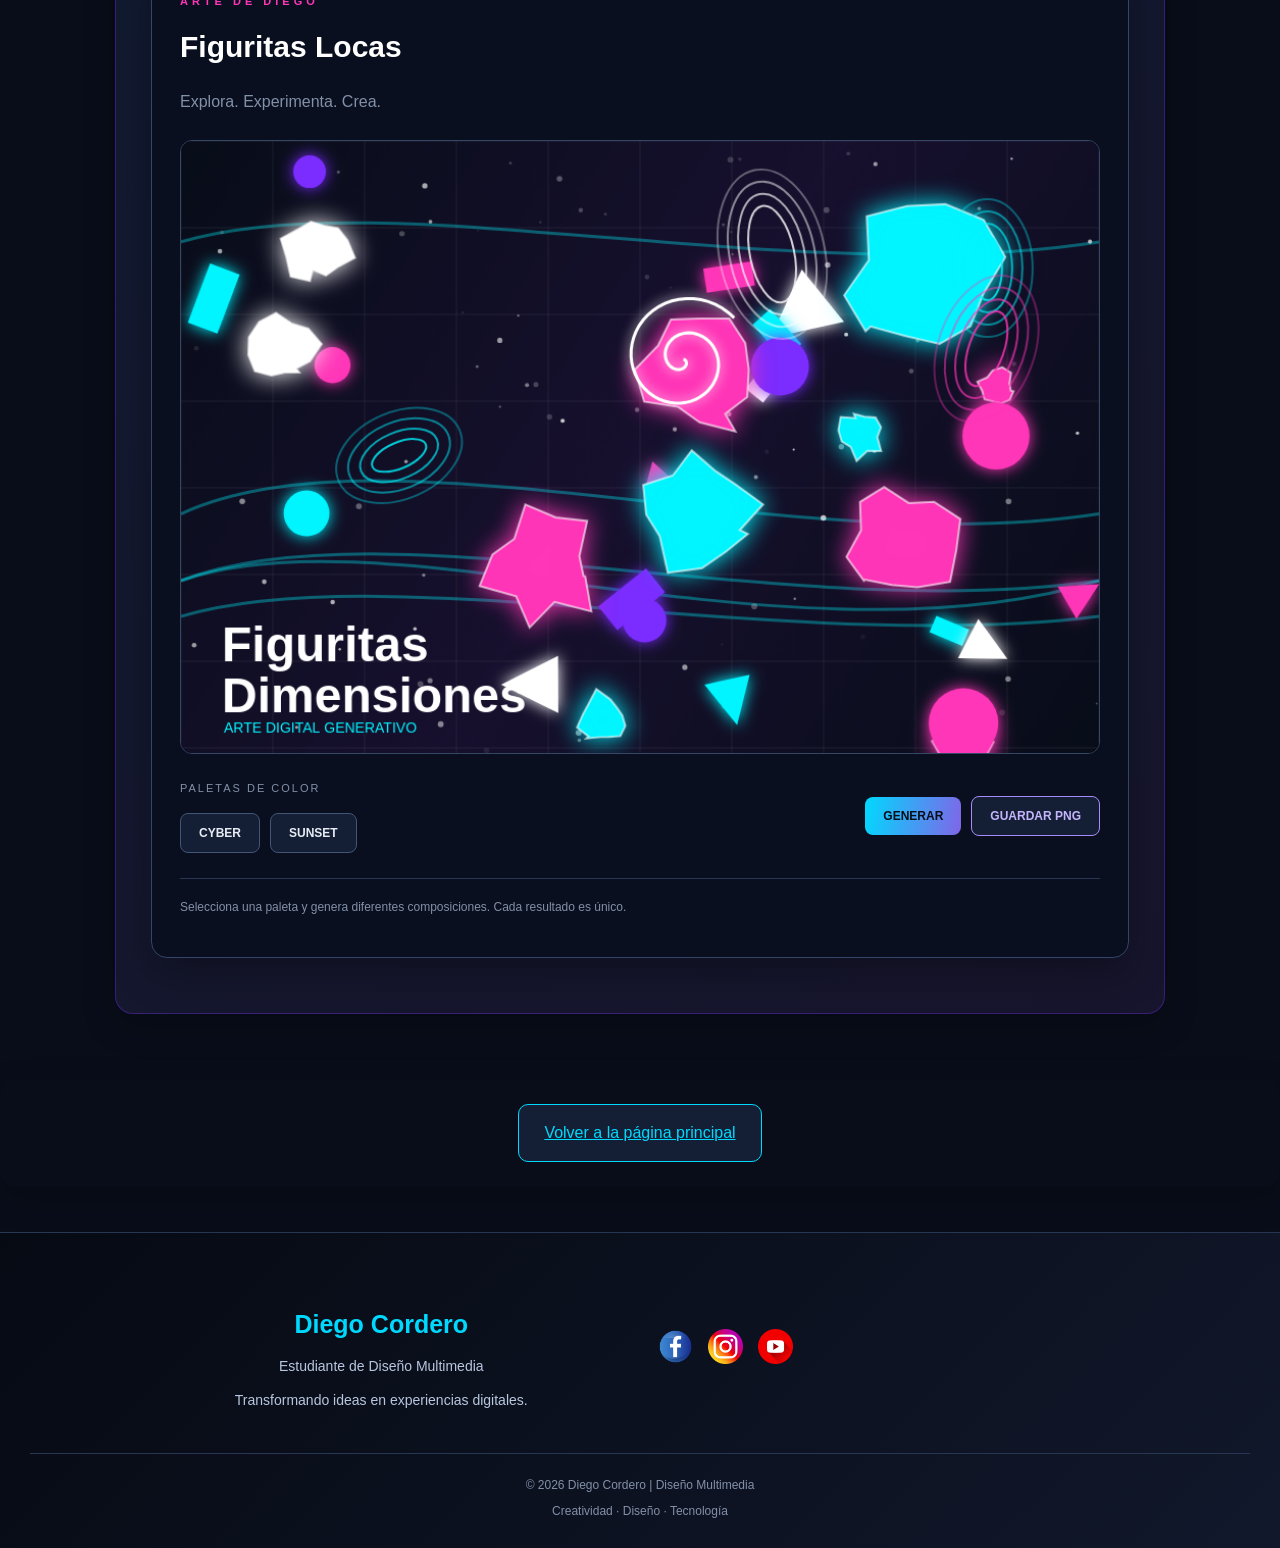
<file: integrantes/diego/index.html>
<!DOCTYPE html>
<html lang="es">

<head>
    <meta charset="UTF-8">
    <meta name="viewport" content="width=device-width, initial-scale=1.0">
    <title>Mi perfil creativo</title>
    <link rel="stylesheet" href="estilos.css">
</head>

<body>

    <header id="inicio">
        <h1>Diego Cordero</h1>
        <p>Diseño · Tecnología · Programación</p>
        <p>Transformando ideas en experiencias digitales.</p>
    </header>

    <main>

        <section>
            <h2>Sobre mí</h2>

            <img src="imagenes/diego.jpg"
                alt="Fotografía de Diego Cordero">

            <p>
                Soy Diego Cordero, estudiante de
                <strong>Diseño Multimedia</strong>.
                Me interesa explorar la creatividad a través
                de la fotografía, la edición de video y el
                desarrollo de videojuegos.
            </p>

            <p>
                Me gusta combinar el diseño y la tecnología
                para crear experiencias visuales e interactivas.
            </p>
        </section>

        <section>
            <h2>Lo que me interesa crear</h2>

            <ul>
                <li>Experiencias interactivas</li>
                <li>Animaciones</li>
                <li>Interfaces digitales</li>
                <li>Videojuegos</li>
                <li>Realidad aumentada</li>
            </ul>
        </section>

        <section id="proyectos">
            <h2>Mis proyectos creativos</h2>

            <div class="proyectos">

                <figure>
                    <img src="imagenes/FYTIX.png"
                        alt="Aplicación de celular">

                    <figcaption>
                        <h3>Aplicación Celular</h3>
                        <p>Mediante el uso de Figma diseñé una app de gimnasio.</p>
                        <p><strong>Técnica:</strong> Diseño digital.</p>

                        <a href="https://www.figma.com/proto/N9PriPAQnSdeiTe1FQy1Mk/App-Gimnasio?node-id=442-1874&p=f&t=hsNg5yf0FMTd4294-0&scaling=scale-down&content-scaling=fixed&page-id=0%3A1&starting-point-node-id=442%3A1874">
                            Conoce la APP
                        </a>
                    </figcaption>
                </figure>

                <figure>
                    <img src="imagenes/Zhumir.png"
                        alt="Propuesta visual de Zhumir">

                    <figcaption>
                        <h3>Rediseño UI / UX</h3>
                        <p>Rediseño de una marca ya existente para generar más interacción.</p>
                        <p><strong>Técnica:</strong> Diseño y creatividad visual.</p>

                        <a href="https://www.figma.com/proto/8uWC5AntvGfKkvJ9iMbzlF/Web-Zhumir?node-id=2-3&starting-point-node-id=2%3A3">
                            Conoce el Rediseño de Página
                        </a>
                    </figcaption>
                </figure>

                <figure>
                    <img src="imagenes/Apuestas +.png"
                        alt="Propuesta visual de pagina de apuestas">

                    <figcaption>
                        <h3>Diseño de aplicación</h3>
                        <p>Diseño de una app de apuestas deportivas.</p>
                        <p><strong>Técnica:</strong> Diseño de interfaz.</p>

                        <a href="https://www.figma.com/proto/FLckAv9AJ2Mwv8NNRVjSYO/App-Apuestas--?t=UONrs2aJKSlup37G-0&scaling=scale-down&content-scaling=fixed&page-id=0%3A1&node-id=8-1078">
                            Conoce la Página de Apuestas
                        </a>
                    </figcaption>
                </figure>

            </div>
        </section>

        <section id="multimedia">
            <h2>Mi experiencia multimedia</h2>

            <p>
                La música y el contenido audiovisual son parte
                de mi inspiración para crear nuevas experiencias.
            </p>

            <h3>Mi inspiración sonora</h3>

            <p>
                Esta canción es mi favorita y me ayuda a concentrarme
                en mis proyectos multimedia.
            </p>

            <audio controls>
                <source src="audio/Avicii.mp3" type="audio/mpeg">
                Tu navegador no puede reproducir este audio.
            </audio>

            <h3>Contenido audiovisual</h3>

            <p>
                Video gracioso de perritos bailando.
            </p>

            <video controls width="100%">
                <source src="video/perritos.mp4" type="video/mp4">
                Tu navegador no puede reproducir este video.
            </video>

        </section>

        <section id="contacto">
            <h2>Contáctame</h2>

            <p>
                ¿Tienes alguna idea o proyecto?
                Completa el siguiente formulario.
            </p>

            <form>

                <label for="nombre">Nombre:</label>
                <input type="text" id="nombre"
                    name="nombre"
                    placeholder="Ejemplo: Juan Pérez"
                    required>

                <label for="correo">Correo electrónico:</label>
                <input type="email" id="correo"
                    name="correo"
                    placeholder="ejemplo@correo.com"
                    required>

                <label for="tipo">Tipo de proyecto:</label>

                <select id="tipo" name="tipo" required>
                    <option value="">Selecciona una opción</option>
                    <option value="diseno">Diseño gráfico</option>
                    <option value="video">Edición de video</option>
                    <option value="animacion">Animación</option>
                    <option value="videojuego">Desarrollo de videojuegos</option>
                    <option value="otro">Otro</option>
                </select>

                <fieldset>
                    <legend>Modalidad de colaboración:</legend>

                    <label>
                        <input type="radio" id="presencial"
                            name="modalidad" value="presencial" required>
                        Presencial
                    </label>

                    <label>
                        <input type="radio" id="virtual"
                            name="modalidad" value="virtual">
                        Virtual
                    </label>

                    <label>
                        <input type="radio" id="ambas"
                            name="modalidad" value="ambas">
                        Ambas
                    </label>

                </fieldset>

                <label for="mensaje">Mensaje:</label>

                <textarea id="mensaje"
                    name="mensaje"
                    placeholder="Ingrese el mensaje"
                    rows="5"
                    required></textarea>

                <button type="submit">
                    Probar formulario
                </button>

                <p class="aviso-formulario">
                    Este formulario es únicamente demostrativo.
                    Utiliza datos ficticios. La información
                    ingresada no se guarda ni se envía a ningún lugar.
                </p>

            </form>
        </section>

        <section id="laboratorio" class="laboratorio">

            <div class="lab-encabezado">
                <span class="lab-etiqueta">CANVAS CREATIVO</span>

                <h2>MI LABORATORIO GENERATIVO</h2>

                <p>
                    Un espacio donde el código se transforma en arte.
                    Explora diferentes dimensiones geométricas mediante
                    composiciones digitales generadas en tiempo real.
                </p>
            </div>

            <div class="generador">

                <div class="generador-info">
                    <span>ARTE DE DIEGO</span>
                    <h3>Figuritas Locas</h3>
                    <p>Explora. Experimenta. Crea.</p>
                </div>

                <div class="canvas-contenedor">
                    <canvas id="miCanvas" width="900" height="600"></canvas>
                </div>

                <div class="controles-generador">

                    <div class="paletas">
                        <span>PALETAS DE COLOR</span>

                        <button id="paleta1" type="button">CYBER</button>
                        <button id="paleta2" type="button">SUNSET</button>
                    </div>

                    <div class="acciones">
                        <button id="generar" type="button">GENERAR</button>
                        <button id="guardar" type="button">GUARDAR PNG</button>
                    </div>

                </div>

                <p class="lab-instruccion">
                    Selecciona una paleta y genera diferentes composiciones.
                    Cada resultado es único.
                </p>

            </div>

        </section>

    </main>

    <section class="volver-equipo">
        <a href="../../index.html">
            Volver a la página principal
        </a>
    </section>

    
    <footer>
        <div class="footer-contenido">

            <div class="footer-info">
                <h3>Diego Cordero</h3>
                <p>Estudiante de Diseño Multimedia</p>
                <p>Transformando ideas en experiencias digitales.</p>
            </div>

            <div class="footer-contacto">

                 <a href="https://www.facebook.com/"
                    target="_blank">
                    <img src="imagenes/facebook.png" alt="Facebook">
                </a>

                <a href="https://www.instagram.com/"
                    target="_blank">
                    <img src="imagenes/instagram.png" alt="Instagram">
                </a>

                <a href="https://www.youtube.com/"
                    target="_blank">
                    <img src="imagenes/youtube.png" alt="LinkedIn">
                </a>
                    </div>

                </div>

        <div class="footer-final">
            <p>© 2026 Diego Cordero | Diseño Multimedia</p>
            <p>Creatividad · Diseño · Tecnología</p>
        </div>
    </footer>


    <script src="canvas.js"></script>

</body>
</html>
</file>
<file: estilos.css>
/* =========================================
   01. CONFIGURACION GENERAL
========================================= */

* {
    box-sizing: border-box;
}

html {
    scroll-behavior: smooth;
}

body {
    margin: 0;
    background-color: #080D19;
    background-image:
        radial-gradient(ellipse at 10% 10%, rgba(0,217,255,0.07), transparent 35%),
        radial-gradient(ellipse at 90% 45%, rgba(123,44,255,0.08), transparent 35%),
        radial-gradient(ellipse at 50% 90%, rgba(35,75,49,0.07), transparent 40%);
    color: #E8EDF5;
    font-family: 'Segoe UI', Arial, sans-serif;
    line-height: 1.7;
    overflow-x: hidden;
}

::selection {
    background: #00D9FF;
    color: #080D19;
}


/* =========================================
   02. TEXTURA GENERAL
========================================= */

body::before {
    content: "";
    position: fixed;
    inset: 0;
    pointer-events: none;
    z-index: 10;
    opacity: 0.12;
    background-image: url("data:image/svg+xml,%3Csvg viewBox='0 0 180 180' xmlns='http://www.w3.org/2000/svg'%3E%3Cfilter id='n'%3E%3CfeTurbulence type='fractalNoise' baseFrequency='.85' numOctaves='3' stitchTiles='stitch'/%3E%3C/filter%3E%3Crect width='100%25' height='100%25' filter='url(%23n)' opacity='.25'/%3E%3C/svg%3E");
}

body::after {
    content: "";
    position: fixed;
    inset: 0;
    pointer-events: none;
    z-index: -1;
    opacity: 0.13;
    background-image:
        linear-gradient(rgba(0,217,255,0.12) 1px, transparent 1px),
        linear-gradient(90deg, rgba(0,217,255,0.12) 1px, transparent 1px);
    background-size: 55px 55px;
}


/* =========================================
   03. ENCABEZADO Y NAVEGACION
========================================= */

header {
    position: relative;
    overflow: hidden;
    background: linear-gradient(135deg, #101B32, #11182D, #211B42);
    border-bottom: 1px solid rgba(0,217,255,0.25);
}

nav {
    position: relative;
    z-index: 2;
    display: flex;
    justify-content: space-between;
    align-items: center;
    padding: 22px 8%;
    max-width: 1450px;
    margin: auto;
    border-bottom: 1px solid rgba(255,255,255,0.06);
}

nav h1 {
    color: #00D9FF;
    font-size: 25px;
    letter-spacing: 4px;
    font-weight: 800;
    margin: 0;
}

.punto {
    color: #A78BFA;
}

.menu {
    display: flex;
    gap: 35px;
}

nav a {
    color: #CBD5E8;
    text-decoration: none;
    font-size: 14px;
    font-weight: 600;
    transition: 0.3s;
}

nav a:hover {
    color: #D98CA3;
}


/* =========================================
   04. PORTADA
========================================= */

.portada {
    position: relative;
    z-index: 1;
    text-align: center;
    padding: 115px 20px 100px;
    max-width: 1050px;
    margin: auto;
    overflow: hidden;
}

.portada::before {
    content: "";
    position: absolute;
    width: 550px;
    height: 550px;
    background: radial-gradient(circle, rgba(0,217,255,0.15), transparent 70%);
    top: -200px;
    left: -200px;
    z-index: -1;
    pointer-events: none;
}

.portada::after {
    content: "";
    position: absolute;
    width: 500px;
    height: 500px;
    background: radial-gradient(circle, rgba(123,44,255,0.17), transparent 70%);
    bottom: -250px;
    right: -200px;
    z-index: -1;
    pointer-events: none;
}

.subtitulo,
.etiqueta {
    color: #00D9FF;
    font-size: 12px;
    font-weight: 800;
    letter-spacing: 4px;
}

.portada h1 {
    font-size: clamp(40px, 6vw, 72px);
    line-height: 1.12;
    letter-spacing: -2px;
    margin: 25px 0;
    font-weight: 800;
}

.texto-degradado {
    background: linear-gradient(
        90deg,
        #00D9FF,
        #A78BFA,
        #D98CA3,
        #F5D547,
        #438B58
    );
    background-clip: text;
    -webkit-background-clip: text;
    color: transparent;
}

.portada > p:not(.subtitulo):not(.texto-portada-inferior) {
    max-width: 730px;
    margin: 20px auto;
    color: #AAB8D0;
    font-size: 16px;
}

.boton {
    display: inline-block;
    background: linear-gradient(135deg, #00D9FF, #7B61FF);
    color: #080D19;
    padding: 14px 30px;
    margin-top: 25px;
    border-radius: 8px;
    text-decoration: none;
    font-weight: 800;
    transition: 0.3s;
    box-shadow: 0 5px 25px rgba(0,217,255,0.15);
}

.boton:hover {
    transform: translateY(-5px);
    background: linear-gradient(135deg, #D98CA3, #A78BFA);
    box-shadow: 0 10px 30px rgba(217,140,163,0.25);
}

.texto-portada-inferior {
    margin-top: 65px;
    color: #65738D;
    font-size: 10px;
    letter-spacing: 5px;
    font-weight: bold;
}


/* =========================================
   05. ELEMENTO 3D DECORATIVO
========================================= */

.elemento-3d {
    width: 130px;
    height: 130px;
    margin: 45px auto 0;
    display: flex;
    justify-content: center;
    align-items: center;
    border-radius: 50%;
    background: radial-gradient(circle, rgba(0,217,255,0.12), transparent 70%);
}

.esfera {
    width: 85px;
    height: 85px;
    border-radius: 35% 65% 60% 40%;
    background: linear-gradient(135deg, #00D9FF, #6040D9, #A78BFA);
    box-shadow:
        0 0 25px rgba(0,217,255,0.4),
        inset -10px -10px 20px rgba(8,13,25,0.45),
        inset 8px 8px 18px rgba(255,255,255,0.35);
    animation: flotar 6s ease-in-out infinite;
}

@keyframes flotar {
    0%, 100% {
        transform: translateY(0) rotate(0deg);
        border-radius: 35% 65% 60% 40%;
    }

    50% {
        transform: translateY(-15px) rotate(25deg);
        border-radius: 60% 40% 35% 65%;
    }
}


/* =========================================
   06. CONTENIDO PRINCIPAL
========================================= */

main {
    max-width: 1250px;
    margin: auto;
    padding: 35px 25px;
}

section {
    padding: 75px 20px;
    margin-bottom: 30px;
    text-align: center;
}

section h2 {
    color: #F1F5FF;
    font-size: 32px;
    font-weight: 800;
    margin-bottom: 18px;
}

section h2::after {
    content: "";
    display: block;
    width: 75px;
    height: 3px;
    background: linear-gradient(
        90deg,
        #00D9FF,
        #A78BFA,
        #D98CA3,
        #F5D547,
        #438B58
    );
    margin: 15px auto;
    border-radius: 5px;
}

.descripcion {
    color: #AAB8D0;
    margin-bottom: 40px;
    font-size: 15px;
}


/* =========================================
   07. CARRUSEL
========================================= */

.presentacion {
    max-width: 1000px;
    margin: auto;
}

.container {
    width: 100%;
    margin: auto;
    text-align: center;
}

.carousel {
    position: relative;
    background:
        linear-gradient(135deg, rgba(21,31,55,0.94), rgba(35,37,78,0.85));
    border: 1px solid rgba(123,97,255,0.3);
    border-radius: 20px;
    padding: 65px 85px;
    margin-top: 35px;
    min-height: 310px;
    box-shadow: 0 15px 45px rgba(0,0,0,0.3);
    overflow: hidden;
}

.carousel::before {
    content: "";
    position: absolute;
    width: 220px;
    height: 220px;
    border-radius: 50%;
    background: rgba(0,217,255,0.08);
    filter: blur(60px);
    top: -100px;
    right: -50px;
}

.carousel-inner {
    position: relative;
    min-height: 180px;
}

.item {
    display: none;
    color: #E8EDF5;
}

.item.active {
    display: block;
    animation: aparecer 0.5s ease;
}

.item h2 {
    color: #00D9FF;
    font-size: 27px;
    margin-bottom: 25px;
}

.item p {
    color: #B8C7DF;
    line-height: 1.9;
    max-width: 680px;
    margin: 15px auto;
}

@keyframes aparecer {
    from {
        opacity: 0;
        transform: translateY(12px);
    }

    to {
        opacity: 1;
        transform: translateY(0);
    }
}

/* Indicadores */

.carousel-indicators {
    display: flex;
    justify-content: center;
    gap: 12px;
    list-style: none;
    padding: 0;
    margin-top: 35px;
}

.carousel-indicators li {
    width: 10px;
    height: 10px;
    background-color: #46516F;
    border-radius: 50%;
    cursor: pointer;
    transition: 0.3s;
}

.carousel-indicators li.active {
    background-color: #00D9FF;
    transform: scale(1.3);
    box-shadow: 0 0 12px rgba(0,217,255,0.5);
}

.carousel-indicators li:hover {
    background-color: #A78BFA;
}

/* Flechas */

.prev,
.next {
    position: absolute;
    top: 45%;
    color: #00D9FF;
    font-size: 30px;
    cursor: pointer;
    text-decoration: none;
    transition: 0.3s;
}

.prev {
    left: 25px;
}

.next {
    right: 25px;
}

.prev:hover,
.next:hover {
    color: #D98CA3;
    transform: scale(1.2);
}


/* =========================================
   08. GALERIA DE PROYECTOS
========================================= */

.proyectos {
    max-width: 1100px;
    margin: auto;
}

.galeria {
    display: grid;
    grid-template-columns: repeat(2, 1fr);
    gap: 25px;
    margin-top: 45px;
}

.proyecto-card {
    background: #111B30;
    border: 1px solid #273754;
    border-radius: 16px;
    overflow: hidden;
    text-align: left;
    transition: 0.35s;
}

.proyecto-card:hover {
    transform: translateY(-7px);
    border-color: #A78BFA;
    box-shadow: 0 15px 35px rgba(167,139,250,0.12);
}

.proyecto-visual {
    position: relative;
    height: 250px;
    overflow: hidden;
    background-color: #141F36;
    border-bottom: 1px solid #273754;
}

.proyecto-visual img {
    width: 100%;
    height: 100%;
    object-fit: cover;
    display: block;
    transition: 0.5s;
}

.proyecto-card:hover .proyecto-visual img {
    transform: scale(1.07);
}

.proyecto-visual > span {
    position: absolute;
    top: 15px;
    left: 18px;
    z-index: 2;
    background: rgba(8,13,25,0.8);
    color: #00D9FF;
    padding: 5px 12px;
    border-radius: 5px;
}

/* Fondos abstractos */

.visual-1 {
    background:
        radial-gradient(circle at 30% 40%, #00D9FF, transparent 30%),
        linear-gradient(135deg, #102D50, #34215F);
}

.visual-2 {
    background:
        radial-gradient(circle at 65% 45%, #A78BFA, transparent 25%),
        linear-gradient(135deg, #171B3E, #442D78);
}

.visual-3 {
    background:
        radial-gradient(circle at 40% 50%, #D98CA3, transparent 30%),
        linear-gradient(135deg, #302532, #442D50);
}

.visual-4 {
    background:
        radial-gradient(circle at 60% 35%, #438B58, transparent 30%),
        linear-gradient(135deg, #111A39, #174A62);
}

/* Figuras decorativas */

.figura-proyecto {
    width: 125px;
    height: 125px;
    border-radius: 30%;
    background: linear-gradient(135deg, #00D9FF, #7654D6);
    box-shadow:
        0 0 40px rgba(0,217,255,0.3),
        inset -15px -15px 30px rgba(0,0,0,0.3),
        inset 10px 10px 20px rgba(255,255,255,0.25);
    transform: rotate(35deg);
    transition: 0.5s;
}

.visual-2 .figura-proyecto {
    border-radius: 50%;
    background: linear-gradient(135deg, #A78BFA, #30206F);
}

.visual-3 .figura-proyecto {
    border-radius: 10px;
    transform: rotate(45deg) scale(0.85);
    background: linear-gradient(135deg, #D98CA3, #493343);
}

.visual-4 .figura-proyecto {
    border-radius: 50% 10% 50% 10%;
    background: linear-gradient(135deg, #438B58, #164A2A);
}

.proyecto-card:hover .figura-proyecto {
    transform: rotate(55deg) scale(1.12);
}

.proyecto-info {
    padding: 22px 25px 27px;
}

.proyecto-info p {
    color: #00D9FF;
    font-size: 10px;
    font-weight: bold;
    letter-spacing: 2px;
}

.proyecto-info h3 {
    color: #F1F5FF;
    font-size: 20px;
    margin: 8px 0;
}

.proyecto-info span {
    color: #91A1BA;
    font-size: 13px;
}



/* =========================================
   09. EQUIPO
   ORDEN: DIEGO, ALLISON,
   GABRIELA Y STEVEN
========================================= */

.tarjetas {
    display: flex;
    justify-content: center;
    flex-wrap: wrap;
    gap: 25px;
}

.tarjeta {
    background: linear-gradient(145deg, #141F36, #10182B);
    border: 1px solid #293954;
    border-radius: 17px;
    padding: 30px 22px;
    width: 245px;
    transition: 0.35s;
    box-shadow: 0 8px 25px rgba(0,0,0,0.2);
}

.tarjeta:hover {
    transform: translateY(-9px);
}

.foto {
    width: 115px;
    height: 115px;
    margin: auto;
    border-radius: 50%;
    display: flex;
    justify-content: center;
    align-items: center;
    overflow: hidden;
}

.foto img {
    width: 100%;
    height: 100%;
    object-fit: cover;
    border-radius: 50%;
}

.tarjeta h3 {
    margin-top: 20px;
    font-size: 18px;
}

.tarjeta p {
    color: #AAB8D0;
    font-size: 13px;
    min-height: 45px;
}

.tarjeta a {
    display: inline-block;
    padding: 10px 20px;
    border-radius: 7px;
    text-decoration: none;
    font-weight: bold;
    margin-top: 10px;
    transition: 0.3s;
}

/* DIEGO - CIAN Y VIOLETA */

.tarjeta:nth-child(1) {
    border-top: 3px solid #00D9FF;
}

.tarjeta:nth-child(1) .foto {
    border: 3px solid #00D9FF;
    box-shadow: 0 0 20px rgba(0,217,255,0.2);
}

.tarjeta:nth-child(1) h3 {
    color: #00D9FF;
}

.tarjeta:nth-child(1) a {
    background: linear-gradient(100deg, #00D9FF, #8065E8);
    color: #080D19;
}

/* ALLISON - ROSA Y LAVANDA */

.tarjeta:nth-child(2) {
    border-top: 3px solid #D98CA3;
}

.tarjeta:nth-child(2) .foto {
    border: 3px solid #D98CA3;
    box-shadow: 0 0 20px rgba(217,140,163,0.2);
}

.tarjeta:nth-child(2) h3 {
    color: #D98CA3;
}

.tarjeta:nth-child(2) a {
    background: #D98CA3;
    color: #211A24;
}

/* GABRIELA - MORADO Y AMARILLO */

.tarjeta:nth-child(3) {
    border-top: 3px solid #A78BFA;
}

.tarjeta:nth-child(3) .foto {
    border: 3px solid #A78BFA;
    box-shadow: 0 0 20px rgba(167,139,250,0.2);
}

.tarjeta:nth-child(3) h3 {
    color: #A78BFA;
}

.tarjeta:nth-child(3) a {
    background: #F5D547;
    color: #241C3B;
}

/* STEVEN - VERDE */

.tarjeta:nth-child(4) {
    border-top: 3px solid #438B58;
}

.tarjeta:nth-child(4) .foto {
    border: 3px solid #438B58;
    box-shadow: 0 0 20px rgba(67,139,88,0.2);
}

.tarjeta:nth-child(4) h3 {
    color: #72B982;
}

.tarjeta:nth-child(4) a {
    background: #234B31;
    color: #F2F5F2;
    border: 1px solid #438B58;
}

/* EFECTOS GENERALES */

.tarjeta:hover {
    border-color: #A78BFA;
}

.tarjeta a:hover {
    filter: brightness(1.15);
    transform: translateY(-3px);
}

/* =========================================
   10. FORMULARIO
========================================= */

.recomendaciones {
    max-width: 580px;
    margin: 40px auto;
    padding: 35px;
    background: linear-gradient(145deg, #141F36, #10182B);
    border: 1px solid #293954;
    border-radius: 18px;
    box-shadow: 0 12px 35px rgba(0,0,0,0.2);
}

.recomendaciones h3 {
    color: #00D9FF;
    font-size: 23px;
}

.recomendaciones p {
    color: #AAB8D0;
}

.recomendaciones input,
.recomendaciones textarea {
    width: 100%;
    padding: 14px;
    margin: 10px 0;
    background: #080D19;
    color: #E8EDF5;
    border: 1px solid #30415F;
    border-radius: 8px;
    font-family: Arial, sans-serif;
    font-size: 14px;
    transition: 0.3s;
}

.recomendaciones textarea {
    resize: vertical;
    min-height: 120px;
}

.recomendaciones input:focus,
.recomendaciones textarea:focus {
    outline: none;
    border-color: #00D9FF;
    box-shadow: 0 0 0 3px rgba(0,217,255,0.1);
}

.recomendaciones input::placeholder,
.recomendaciones textarea::placeholder {
    color: #8290A8;
}

.recomendaciones button {
    background: linear-gradient(
        135deg,
        #00D9FF,
        #A78BFA,
        #D98CA3
    );
    color: #080D19;
    padding: 13px 25px;
    border: none;
    border-radius: 8px;
    font-weight: bold;
    cursor: pointer;
    transition: 0.3s;
}

.recomendaciones button:hover {
    transform: translateY(-3px);
    box-shadow: 0 8px 20px rgba(0,217,255,0.2);
}


/* =========================================
   11. REDES SOCIALES
========================================= */

.redes {
    margin: 35px auto 10px;
}

.redes h3 {
    color: #00D9FF;
}

.redes a {
    display: inline-block;
    margin: 10px;
}

.redes img {
    width: 43px;
    height: 43px;
    object-fit: contain;
    transition: 0.3s;
}

.redes img:hover {
    transform: translateY(-5px) scale(1.15);
}


/* =========================================
   12. PIE DE PAGINA
========================================= */

footer {
    position: relative;
    overflow: hidden;
    background: linear-gradient(135deg, #070C18, #11182D);
    border-top: 1px solid rgba(0,217,255,0.2);
    text-align: center;
    padding: 55px 20px 35px;
    margin-top: 50px;
}

footer h2 {
    color: #00D9FF;
    font-size: 30px;
    letter-spacing: 5px;
}

footer > p {
    color: #8998B2;
    font-size: 14px;
}


/* =========================================
   13. ANIMACIONES DE ENTRADA
========================================= */

.reveal {
    opacity: 0;
    transform: translateY(25px);
    transition: opacity 0.7s ease, transform 0.7s ease;
}

.reveal.visible {
    opacity: 1;
    transform: translateY(0);
}


/* =========================================
   14. RESPONSIVE
========================================= */

@media (max-width: 900px) {

    .tarjetas {
        gap: 20px;
    }

    .tarjeta {
        width: 220px;
    }

    .galeria {
        gap: 18px;
    }
}

@media (max-width: 600px) {

    nav {
        flex-direction: column;
        gap: 18px;
        padding: 20px;
    }

    .menu {
        justify-content: center;
        flex-wrap: wrap;
        gap: 20px;
    }

    nav h1 {
        font-size: 22px;
    }

    .portada {
        padding: 75px 20px;
    }

    .portada h1 {
        font-size: 39px;
    }

    .portada > p:not(.subtitulo):not(.texto-portada-inferior) {
        font-size: 14px;
    }

    .texto-portada-inferior {
        letter-spacing: 2px;
    }

    main {
        padding: 20px 12px;
    }

    section {
        padding: 50px 12px;
    }

    section h2 {
        font-size: 26px;
    }

    .carousel {
        padding: 50px 40px;
        min-height: 360px;
    }

    .carousel-inner {
        min-height: 240px;
    }

    .item h2 {
        font-size: 22px;
    }

    .item p {
        font-size: 14px;
    }

    .prev {
        left: 10px;
    }

    .next {
        right: 10px;
    }

    .galeria {
        grid-template-columns: 1fr;
    }

    .proyecto-visual {
        height: 210px;
    }

    .tarjetas {
        flex-direction: column;
        align-items: center;
    }

    .tarjeta {
        width: 100%;
        max-width: 320px;
    }

    .recomendaciones {
        padding: 25px 18px;
    }

    .footer-contenido {
        flex-direction: column;
        gap: 20px;
    }
}

@media (prefers-reduced-motion: reduce) {

    *,
    *::before,
    *::after {
        scroll-behavior: auto !important;
        animation-duration: 0.01ms !important;
        transition-duration: 0.01ms !important;
    }
}
</file>
<file: integrantes/allison/estilos.css>
* {
    box-sizing: border-box;
}

body {
    background-color: #211A24;
    color: #F3EBDD;
    font-family: Arial, sans-serif;
    margin: 0;
    line-height: 1.6;
}

header {
    background: linear-gradient(135deg, #302532, #493343);
    text-align: center;
    padding: 50px 20px;
    border-bottom: 2px solid #D98CA3;
}

h1{
    color: #D98CA3;
    font-size: 40px;
    margin: 0;
}

header p{
    color: #C8B9C5;
}

main{
    max-width: 900px;
    margin: 35px auto;
    padding: 0 20px;
}

section{
    background-color: #302532;
    padding: 25px;
    margin-bottom: 20px;
    border-radius: 14px;
    border: 1px solid#594451;
}

h2{
    color: #D98CA3;
    margin-top: 0;
}

h3{
    color: #B9A0D9;
}

img{
    max-width: 100%;
    height: auto;
    border-radius: 12px;
}

main>section:first-child img{
    display:block;
    width: 200px;
    height: 200px;
    object-fit: cover;
    border-radius: 50%;
    margin: 20px;
}

figure img{
    width: 100%;
    height: 220px;
    object-fit: cover;
    border-radius: 12px;
}

li{
    margin-bottom: 6px;
}

a{
    color: #D98CA3;
    text-decoration: none;
    font-weight: bold;
    transition: color 0.3s;
}
a:hover{
    color: #B9A0D9;
    text-decoration: underline;
}

.MisProyectos{
    display: flex;
    gap: 20px;
    flex-wrap: wrap;
}

figure{
    flex: 1;
    min-width: 220px;
    margin: 0;
    background-color: #211A24;
    padding: 15px;
    border-radius: 12px;
    border: 1px solid #594451;
}

figcaption h3{
    color: #D98CA3;
}

figcaption p{
    color: #C8B9C5;
}

audio{
    width: 100%;
    margin: 10px 0 20px 0
}

video {
    display: block;
    width: 100%;
    max-width: 600px;
    margin: 15px auto;
    border-radius: 12px;
    background-color: #000000;
}

#formulario{
    padding: 30px 25px;
    text-align: center;
}

#formulario form {
    max-width: 500px;
    margin: 20px auto;
    display: flex;
    flex-direction: column;
    gap: 12px;
    text-align: left;
}

#formulario label {
    color: #C8B9C5;
    font-weight: bold;
}

#formulario input,
#formulario select,
#formulario textarea {
    background-color: #211A24;
    color: #F3EBDD;
    border: 1px solid #594451;
    border-radius: 8px;
    padding: 12px;
    font-family: Arial, sans-serif;
    font-size: 14px;
}

#formulario input:focus,
#formulario select:focus,
#formulario textarea:focus {
    outline: none;
    border-color: #D98CA3;
}

#formulario input::placeholder,
#formulario textarea::placeholder {
    color: #A895A5;
}

#formulario input[type="radio"] {
    accent-color: #D98CA3;
}

#formulario fieldset {
    border: 1px solid #594451;
    border-radius: 8px;
    padding: 15px;
}

#formulario legend {
    color: #C8B9C5;
}

#formulario button {
    background-color: #D98CA3;
    color: #211A24;
    border: none;
    border-radius: 8px;
    padding: 13px;
    font-size: 15px;
    font-weight: bold;
    cursor: pointer;
    transition: background-color 0.3s;
}

#formulario button:hover {
    background-color: #B9A0D9;
}

.aviso-formulario {
    font-size: 13px;
    color: #C8B9C5;
    text-align: center;
    margin-top: 10px;
}

.regresarMain {
    text-align: center;
    background-color: transparent;
    border: none;
    padding: 15px;
}

.regresarMain a {
    display: inline-block;
    background-color: #302532;
    border: 1px solid #D98CA3;
    border-radius: 8px;
    padding: 12px 22px;
}

.regresarMain a:hover {
    background-color: #D98CA3;
    color: #211A24;
    text-decoration: none;
}

footer {
    background-color: #17121A;
    color: #C8B9C5;
    text-align: center;
    padding: 30px 20px;
    margin-top: 40px;
    border-top: 1px solid #594451;
}

footer h3 {
    color: #D98CA3;
    margin-bottom: 10px;
}

footer p {
    margin: 8px 0;
}

/* ===== LABORATORIO GENERATIVO ===== */

#laboratorio {
    text-align: center;
    padding: 30px 25px;
}

#laboratorio h3 {
    color: #B9A0D9;
}

#laboratorio p {
    color: #C8B9C5;
}

.canvas-contenedor {
    width: 100%;
    margin: 25px auto;
    overflow: hidden;
    border: 2px solid #D98CA3;
    border-radius: 14px;
    background-color: #17121A;
}

#miCanvas {
    display: block;
    width: 100%;
    height: auto;
}

.panel-creativo {
    background-color: #211A24;
    padding: 22px;
    border-radius: 12px;
    border: 1px solid #594451;
}

.panel-creativo h3 {
    color: #D98CA3;
}

.botones-paleta,
.botones-generador {
    display: flex;
    justify-content: center;
    flex-wrap: wrap;
    gap: 12px;
    margin: 15px 0;
}

.panel-creativo button {
    background-color: #D98CA3;
    color: #211A24;
    border: none;
    border-radius: 8px;
    padding: 12px 18px;
    font-size: 14px;
    font-weight: bold;
    cursor: pointer;
    transition: 0.3s;
}

.panel-creativo button:hover {
    background-color: #B9A0D9;
    transform: translateY(-2px);
}

#paleta2 {
    background-color: #B9A0D9;
}

.instrucciones-canvas {
    font-size: 13px;
    margin-top: 20px;
    line-height: 1.6;
}


@media (max-width: 600px) {

    header {
        padding: 30px 15px;
    }

    h1 {
        font-size: 30px;
    }

    main {
        padding: 0 12px;
    }

    section {
        padding: 18px;
    }

    .proyectos {
        flex-direction: column;
    }

    figure {
        min-width: auto;
    }

        #laboratorio {
        padding: 18px;
    }

    .panel-creativo button {
        width: 100%;
    }

    .canvas-contenedor {
        margin: 15px auto;
    }


}
</file>
<file: integrantes/diego/estilos.css>
* {
    box-sizing: border-box;
    scroll-behavior: smooth;
}

body {
    background-color: #080D19;
    background-image:
        radial-gradient(ellipse at 10% 5%, rgba(0, 217, 255, 0.09), transparent 35%),
        radial-gradient(ellipse at 90% 35%, rgba(123, 44, 255, 0.10), transparent 35%);
    color: #E8EDF5;
    font-family: Arial, sans-serif;
    margin: 0;
    line-height: 1.7;
}

/* ENCABEZADO */

header {
    position: relative;
    overflow: hidden;
    text-align: center;
    padding: 100px 20px 90px;
    background: linear-gradient(135deg, #101A32, #17152E, #10243D);
    border-bottom: 1px solid rgba(0, 217, 255, 0.35);
}

header::before {
    content: "";
    position: absolute;
    width: 300px;
    height: 300px;
    border: 1px solid rgba(0, 217, 255, 0.15);
    border-radius: 50%;
    top: -180px;
    right: 10%;
    box-shadow:
        0 0 0 35px rgba(0, 217, 255, 0.025),
        0 0 0 70px rgba(0, 217, 255, 0.02);
}

header h1 {
    position: relative;
    color: #00D9FF;
    font-size: clamp(38px, 6vw, 65px);
    letter-spacing: 3px;
    margin: 0;
    text-shadow: 0 0 25px rgba(0, 217, 255, 0.25);
}

header p:first-of-type {
    color: #C4B5FD;
    font-size: 15px;
    letter-spacing: 4px;
    text-transform: uppercase;
    margin-top: 15px;
}

header p:last-of-type {
    color: #B8C7DF;
    font-size: 18px;
    margin-top: 15px;
}

/* CONTENIDO PRINCIPAL */

main {
    max-width: 1100px;
    margin: 65px auto;
    padding: 0 25px;
}

section {
    background: linear-gradient(145deg, #141E33, #10182A);
    padding: 35px;
    margin-bottom: 35px;
    border-radius: 18px;
    border: 1px solid #263653;
    box-shadow: 0 12px 35px rgba(0, 0, 0, 0.18);
    transition: border-color 0.3s, transform 0.3s;
}

section:hover {
    border-color: rgba(0, 217, 255, 0.35);
}

h2 {
    color: #00D9FF;
    font-size: 27px;
    margin-top: 0;
    margin-bottom: 22px;
    letter-spacing: 0.5px;
}

h3 {
    color: #A78BFA;
}

p {
    color: #B8C7DF;
}

/* PERFIL */

main > section:first-child {
    text-align: center;
}

main > section:first-child img {
    display: block;
    width: 210px;
    height: 210px;
    object-fit: cover;
    border-radius: 50%;
    margin: 25px auto;
    border: 4px solid #00D9FF;
    padding: 5px;
    background: #141E33;
    box-shadow: 0 0 30px rgba(0, 217, 255, 0.18);
}

main > section:first-child p {
    max-width: 750px;
    margin: 12px auto;
    font-size: 16px;
}

strong {
    color: #FFFFFF;
}

/* INTERESES */

main > section:nth-child(2) ul {
    display: block;
    list-style-type: disc;
    padding-left: 35px;
    margin: 15px 0;
}

main > section:nth-child(2) li {
    background: none;
    border: none;
    padding: 5px 0;
    border-radius: 0;
    color: #C4B5FD;
    margin-bottom: 5px;
}

main > section:nth-child(2) li::before {
    content: none;
}

main > section:nth-child(2) li:hover {
    transform: none;
    background: none;
    border: none;
}

/* PROYECTOS */

.proyectos {
    display: grid;
    grid-template-columns: repeat(2, minmax(0, 1fr));
    gap: 25px;
}

figure {
    margin: 0;
    background: #0B1426;
    padding: 18px;
    border-radius: 15px;
    border: 1px solid #293B5A;
    overflow: hidden;
    transition: transform 0.3s, border-color 0.3s;
}

figure:hover {
    transform: translateY(-7px);
    border-color: #00D9FF;
}

figure img {
    display: block;
    width: 100%;
    height: 240px;
    object-fit: contain;
    background: #101A2C;
    border-radius: 10px;
    transition: transform 0.4s;
}

figure:hover img {
    transform: scale(1.025);
}

figcaption h3 {
    color: #00D9FF;
    font-size: 21px;
    margin-top: 20px;
}

figcaption p {
    font-size: 14px;
}

#proyectos a {
    display: inline-block;
    margin-top: 10px;
    background: linear-gradient(100deg, #00B8D9, #7561D9);
    color: #080D19;
    padding: 11px 17px;
    border-radius: 8px;
    font-size: 13px;
    font-weight: bold;
    transition: 0.3s;
}

#proyectos a:hover {
    background: #FFFFFF;
    color: #111827;
    text-decoration: none;
    transform: translateY(-3px);
}

/* MULTIMEDIA */

#multimedia h3 {
    color: #C4B5FD;
    margin-top: 30px;
}

audio {
    width: 100%;
    margin: 15px 0 25px;
    accent-color: #00D9FF;
}

video {
    display: block;
    width: 100%;
    max-width: 750px;
    margin: 20px auto;
    border-radius: 14px;
    border: 1px solid #344765;
    background: #000000;
}

/* FORMULARIO */

#contacto {
    text-align: center;
}

#contacto form {
    max-width: 600px;
    margin: 30px auto 0;
    display: flex;
    flex-direction: column;
    gap: 13px;
    text-align: left;
}

#contacto label {
    color: #C4B5FD;
    font-weight: bold;
    font-size: 14px;
}

#contacto input:not([type="radio"]),
#contacto select,
#contacto textarea {
    width: 100%;
    background: #0B1426;
    color: #FFFFFF;
    border: 1px solid #344765;
    border-radius: 9px;
    padding: 14px;
    font-family: Arial, sans-serif;
    font-size: 14px;
    transition: border-color 0.3s, box-shadow 0.3s;
}

#contacto input:focus,
#contacto select:focus,
#contacto textarea:focus {
    outline: none;
    border-color: #00D9FF;
    box-shadow: 0 0 12px rgba(0, 217, 255, 0.12);
}

#contacto input::placeholder,
#contacto textarea::placeholder {
    color: #8290A8;
}

#contacto input[type="radio"] {
    accent-color: #00D9FF;
}

#contacto fieldset {
    border: 1px solid #344765;
    border-radius: 10px;
    padding: 18px;
    display: flex;
    flex-direction: column;
    gap: 12px;
}

#contacto fieldset label {
    color: #B8C7DF;
    font-weight: normal;
}

#contacto legend {
    color: #00D9FF;
    padding: 0 8px;
}

#contacto button {
    background: linear-gradient(100deg, #00D9FF, #8065E8);
    color: #080D19;
    border: none;
    border-radius: 9px;
    padding: 15px;
    font-size: 15px;
    font-weight: bold;
    cursor: pointer;
    transition: 0.3s;
}

#contacto button:hover {
    transform: translateY(-3px);
    box-shadow: 0 5px 20px rgba(0, 217, 255, 0.25);
}

.aviso-formulario {
    font-size: 12px;
    color: #8290A8;
    text-align: center;
    margin-top: 12px;
}

/* LABORATORIO GENERATIVO */

.laboratorio {
    padding: 55px 35px;
    background: linear-gradient(145deg, #111B31, #17152D);
    border: 1px solid rgba(123, 44, 255, 0.35);
}

.lab-encabezado {
    max-width: 750px;
    margin-bottom: 40px;
}

.lab-etiqueta {
    display: inline-block;
    color: #00D9FF;
    font-size: 12px;
    letter-spacing: 4px;
    font-weight: bold;
}

.lab-encabezado h2 {
    font-size: clamp(26px, 4vw, 38px);
    margin: 15px 0;
    background: linear-gradient(90deg, #00D9FF, #A78BFA, #FF36B8);
    background-clip: text;
    -webkit-background-clip: text;
    -webkit-text-fill-color: transparent;
}

.lab-encabezado p {
    color: #AAB8D0;
    max-width: 650px;
}

.generador {
    background: #090F1E;
    border: 1px solid #354568;
    padding: 28px;
    border-radius: 16px;
    box-shadow: 0 15px 40px rgba(0, 0, 0, 0.3);
}

.generador-info {
    margin-bottom: 25px;
}

.generador-info span {
    color: #FF36B8;
    font-size: 11px;
    letter-spacing: 4px;
    font-weight: bold;
}

.generador-info h3 {
    color: #FFFFFF;
    font-size: 30px;
    margin: 8px 0;
}

.generador-info p {
    color: #8290A8;
}

.canvas-contenedor {
    width: 100%;
    overflow: hidden;
    background: #050914;
    border: 1px solid #344765;
    border-radius: 12px;
    box-shadow: inset 0 0 30px rgba(0, 217, 255, 0.05);
}

#miCanvas {
    display: block;
    width: 100%;
    height: auto;
}

.controles-generador {
    display: flex;
    justify-content: space-between;
    align-items: center;
    flex-wrap: wrap;
    gap: 20px;
    margin-top: 25px;
}

.paletas,
.acciones {
    display: flex;
    align-items: center;
    flex-wrap: wrap;
    gap: 10px;
}

.paletas span {
    width: 100%;
    color: #8290A8;
    font-size: 11px;
    letter-spacing: 2px;
    margin-bottom: 5px;
}

.controles-generador button {
    padding: 12px 18px;
    border: 1px solid #435575;
    background: #141F35;
    color: #E8EDF5;
    cursor: pointer;
    border-radius: 8px;
    font-size: 12px;
    font-weight: bold;
    transition: 0.3s;
}

.controles-generador button:hover {
    background: #00D9FF;
    color: #080D19;
    border-color: #00D9FF;
    transform: translateY(-3px);
}

#generar {
    background: linear-gradient(100deg, #00D9FF, #8065E8);
    border: none;
    color: #080D19;
}

#guardar {
    border-color: #A78BFA;
    color: #C4B5FD;
}

.lab-instruccion {
    color: #8290A8;
    font-size: 12px;
    margin-top: 25px;
    border-top: 1px solid #263653;
    padding-top: 18px;
}

/* VOLVER AL EQUIPO */

.volver-equipo {
    text-align: center;
    background: transparent;
    border: none;
    padding: 25px 15px;
}

.volver-equipo a {
    display: inline-block;
    background: #141F35;
    border: 1px solid #00D9FF;
    border-radius: 10px;
    padding: 14px 25px;
    color: #00D9FF;
    transition: 0.3s;
}

.volver-equipo a:hover {
    background: #00D9FF;
    color: #080D19;
    text-decoration: none;
    transform: translateY(-3px);
}

/* PIE DE PAGINA */

footer {
    background: #060A13;
    color: #8290A8;
    text-align: center;
    padding: 45px 20px;
    margin-top: 45px;
    border-top: 1px solid #263653;
}

footer h3 {
    color: #00D9FF;
    font-size: 23px;
    margin-bottom: 10px;
}

footer p {
    margin: 6px 0;
    font-size: 14px;
}

.copyright {
    font-size: 13px;
    color: #8290A8;
    margin-top: 20px;
}


footer {
    background: linear-gradient(135deg, #060A13, #11182B);
    padding: 45px 30px 20px;
    margin-top: 45px;
    border-top: 1px solid #263653;
}

.footer-contenido {
    max-width: 1000px;
    margin: auto;
    display: flex;
    justify-content: space-between;
    flex-wrap: wrap;
    gap: 35px;
    padding-bottom: 30px;
}

.footer-info,
.footer-contacto {
    flex: 1;
    min-width: 230px;
}

.footer-info h3 {
    color: #00D9FF;
    font-size: 25px;
}

.footer-contacto h3 {
    color: #A78BFA;
    font-size: 20px;
}

.footer-contenido p {
    color: #B8C7DF;
    font-size: 14px;
    margin: 10px 0;
}

.footer-contenido a {
    color: #00D9FF;
    text-decoration: none;
}

.footer-contenido a:hover {
    color: #FF36B8;
    text-decoration: underline;
}

.footer-final {
    border-top: 1px solid #263653;
    text-align: center;
    padding-top: 15px;
}

.footer-final p {
    color: #8290A8;
    font-size: 12px;
}

.footer-contacto {
    display: flex;
    align-items: center;
    gap: 15px;
}

.footer-contacto h3 {
    width: 100%;
}

.footer-contacto a img {
    width: 35px;
    height: 35px;
    object-fit: contain;
    transition: transform 0.3s;
}

.footer-contacto a img:hover {
    transform: scale(1.15);
}

@media (max-width: 600px) {
    .footer-contenido {
        flex-direction: column;
        gap: 15px;
    }
}


/* ADAPTACION A CELULARES */

@media (max-width: 700px) {

    header {
        padding: 70px 15px;
    }

    header p:first-of-type {
        font-size: 11px;
        letter-spacing: 2px;
    }

    header p:last-of-type {
        font-size: 15px;
    }

    main {
        margin: 35px auto;
        padding: 0 14px;
    }

    section {
        padding: 22px;
        margin-bottom: 22px;
    }

    h2 {
        font-size: 23px;
    }

    .proyectos {
        grid-template-columns: 1fr;
    }

    figure img {
        height: 220px;
    }

    .laboratorio {
        padding: 35px 20px;
    }

    .generador {
        padding: 16px;
    }

    .controles-generador {
        flex-direction: column;
        align-items: stretch;
    }

    .paletas,
    .acciones {
        justify-content: flex-start;
    }

    .paletas span {
        width: 100%;
    }

    .acciones button {
        flex: 1;
    }

    main > section:nth-child(2) ul {
        grid-template-columns: 1fr;
    }
    
}

@media (max-width: 400px) {

    header h1 {
        font-size: 32px;
    }

    main > section:first-child img {
        width: 170px;
        height: 170px;
    }

    .generador-info h3 {
        font-size: 24px;
    }

    .controles-generador button {
        padding: 11px 12px;
    }
    
}
</file>
